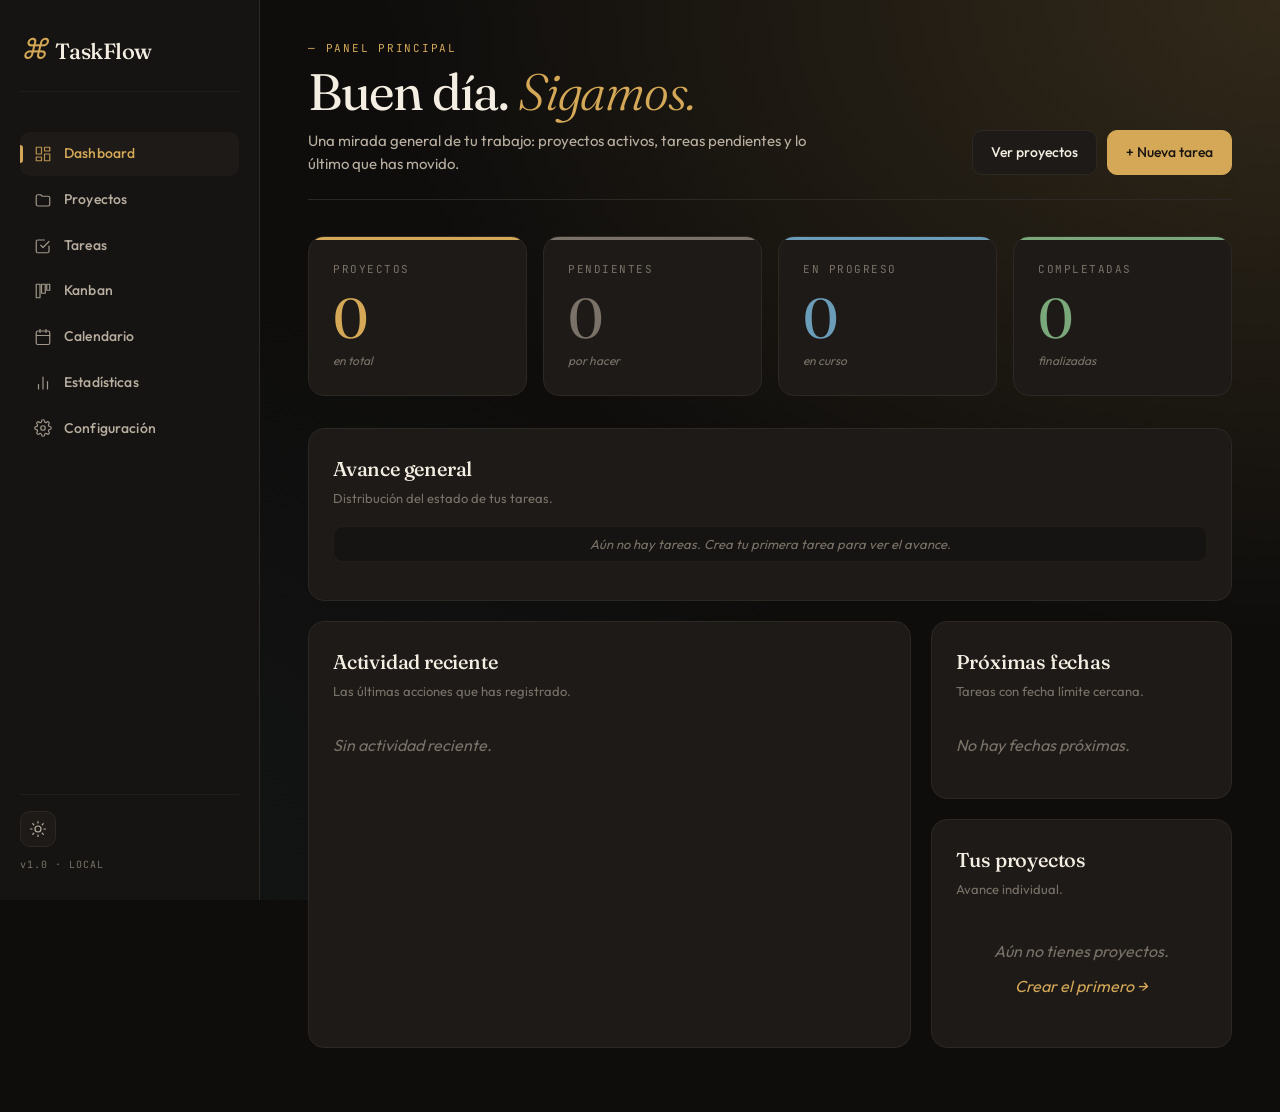
<file: index.html>
<!DOCTYPE html>
<html lang="es">
<head>
  <meta charset="UTF-8" />
  <meta name="viewport" content="width=device-width, initial-scale=1.0" />
  <script>
    // Aplica el tema guardado ANTES de pintar para evitar flash
    (function () {
      try {
        var t = localStorage.getItem('taskflow_theme') || 'dark';
        document.documentElement.setAttribute('data-theme', t);
      } catch (e) {
        document.documentElement.setAttribute('data-theme', 'dark');
      }
    })();
  </script>
  <title>Dashboard · TaskFlow</title>
  <link rel="stylesheet" href="css/styles.css" />
  <link rel="stylesheet" href="css/dashboard.css" />
</head>
<body>
  <div class="app">
    <aside class="sidebar" id="sidebar-slot"></aside>

    <main class="main">
      <div class="page-header">
        <div class="page-title-block">
          <div class="eyebrow">— Panel principal</div>
          <h1 class="page-title">Buen día. <em>Sigamos.</em></h1>
          <p class="page-subtitle">Una mirada general de tu trabajo: proyectos activos, tareas pendientes y lo último que has movido.</p>
        </div>
        <div class="header-actions">
          <a href="projects.html" class="btn">Ver proyectos</a>
          <a href="tasks.html" class="btn btn-primary">+ Nueva tarea</a>
        </div>
      </div>

      <!-- KPIs -->
      <section class="kpi-grid">
        <article class="kpi-card">
          <div class="kpi-label">Proyectos</div>
          <div class="kpi-value" id="kpi-projects">0</div>
          <div class="kpi-foot">en total</div>
        </article>
        <article class="kpi-card kpi-pending">
          <div class="kpi-label">Pendientes</div>
          <div class="kpi-value" id="kpi-pending">0</div>
          <div class="kpi-foot">por hacer</div>
        </article>
        <article class="kpi-card kpi-progress">
          <div class="kpi-label">En progreso</div>
          <div class="kpi-value" id="kpi-progress">0</div>
          <div class="kpi-foot">en curso</div>
        </article>
        <article class="kpi-card kpi-done">
          <div class="kpi-label">Completadas</div>
          <div class="kpi-value" id="kpi-done">0</div>
          <div class="kpi-foot">finalizadas</div>
        </article>
      </section>

      <div class="dash-grid">
        <!-- Resumen visual -->
        <section class="card dash-overview">
          <h2 class="card-title">Avance general</h2>
          <p class="card-subtitle">Distribución del estado de tus tareas.</p>
          <div class="overview-bar" id="overview-bar">
            <div class="empty-bar">Sin tareas registradas</div>
          </div>
          <div class="overview-legend" id="overview-legend"></div>
        </section>

        <!-- Actividad reciente -->
        <section class="card dash-activity">
          <h2 class="card-title">Actividad reciente</h2>
          <p class="card-subtitle">Las últimas acciones que has registrado.</p>
          <ul class="activity-list" id="activity-list"></ul>
        </section>

        <!-- Próximas fechas -->
        <section class="card dash-upcoming">
          <h2 class="card-title">Próximas fechas</h2>
          <p class="card-subtitle">Tareas con fecha límite cercana.</p>
          <ul class="upcoming-list" id="upcoming-list"></ul>
        </section>

        <!-- Proyectos top -->
        <section class="card dash-top-projects">
          <h2 class="card-title">Tus proyectos</h2>
          <p class="card-subtitle">Avance individual.</p>
          <div id="top-projects-list"></div>
        </section>
      </div>
    </main>
  </div>

  <script src="js/storage.js"></script>
  <script src="js/ui.js"></script>
  <script src="js/dashboard.js"></script>
</body>
</html>
</file>
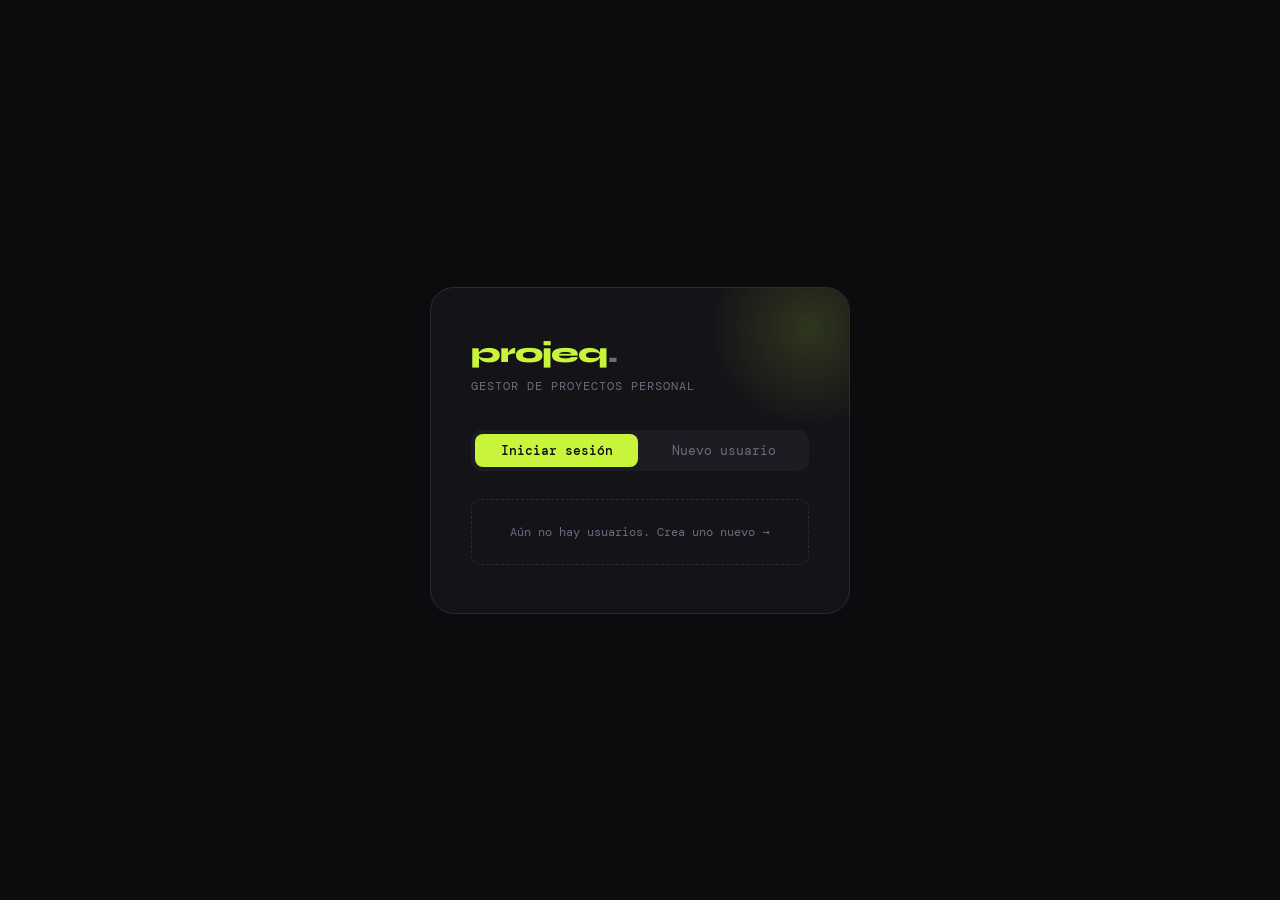
<file: projects/index.html>
<!DOCTYPE html>
<html lang="es">
<head>
<meta charset="UTF-8">
<meta name="viewport" content="width=device-width, initial-scale=1.0">
<title>Gestor de Proyectos</title>
<link href="https://fonts.googleapis.com/css2?family=Syne:wght@400;600;700;800&family=DM+Mono:wght@300;400;500&display=swap" rel="stylesheet">
<style>
  *, *::before, *::after { box-sizing: border-box; margin: 0; padding: 0; }

  :root {
    --bg: #0c0c0f;
    --surface: #141418;
    --surface2: #1c1c22;
    --border: #2a2a35;
    --accent: #c8f53c;
    --accent2: #8b5cf6;
    --text: #f0f0f5;
    --text-muted: #6b6b80;
    --danger: #ff4d6d;
    --warning: #fbbf24;
    --radius: 14px;
    --font-head: 'Syne', sans-serif;
    --font-mono: 'DM Mono', monospace;
  }

  html, body {
    height: 100%;
    background: var(--bg);
    color: var(--text);
    font-family: var(--font-mono);
    overflow-x: hidden;
  }

  /* ── NOISE TEXTURE ── */
  body::before {
    content: '';
    position: fixed; inset: 0;
    background-image: url("data:image/svg+xml,%3Csvg viewBox='0 0 256 256' xmlns='http://www.w3.org/2000/svg'%3E%3Cfilter id='noise'%3E%3CfeTurbulence type='fractalNoise' baseFrequency='0.9' numOctaves='4' stitchTiles='stitch'/%3E%3C/filter%3E%3Crect width='100%25' height='100%25' filter='url(%23noise)' opacity='0.04'/%3E%3C/svg%3E");
    pointer-events: none; z-index: 0;
  }

  /* ════════════════════════════════
     AUTH SCREEN
  ════════════════════════════════ */
  #auth-screen {
    position: fixed; inset: 0;
    display: flex; align-items: center; justify-content: center;
    z-index: 100;
    background: var(--bg);
    transition: opacity 0.4s ease;
  }
  #auth-screen.hidden { opacity: 0; pointer-events: none; }

  .auth-box {
    width: 420px;
    background: var(--surface);
    border: 1px solid var(--border);
    border-radius: 24px;
    padding: 48px 40px;
    position: relative;
    overflow: hidden;
    animation: slideUp 0.5s cubic-bezier(.16,1,.3,1);
  }
  .auth-box::before {
    content: '';
    position: absolute; top: -60px; right: -60px;
    width: 200px; height: 200px;
    border-radius: 50%;
    background: radial-gradient(circle, rgba(200,245,60,0.15) 0%, transparent 70%);
  }

  .auth-logo {
    font-family: var(--font-head);
    font-size: 28px; font-weight: 800;
    color: var(--accent);
    letter-spacing: -1px;
    margin-bottom: 8px;
  }
  .auth-logo span { color: var(--text-muted); }
  .auth-subtitle {
    font-size: 12px; color: var(--text-muted);
    margin-bottom: 36px;
    letter-spacing: 1px; text-transform: uppercase;
  }

  .tabs {
    display: flex; gap: 4px;
    background: var(--surface2);
    border-radius: 10px; padding: 4px;
    margin-bottom: 28px;
  }
  .tab-btn {
    flex: 1; padding: 8px;
    border: none; border-radius: 8px;
    background: transparent;
    color: var(--text-muted);
    font-family: var(--font-mono);
    font-size: 13px; cursor: pointer;
    transition: all 0.2s;
  }
  .tab-btn.active {
    background: var(--accent);
    color: var(--bg);
    font-weight: 500;
  }

  .auth-panel { display: none; }
  .auth-panel.active { display: block; animation: fadeIn 0.3s ease; }

  .user-list {
    display: flex; flex-direction: column; gap: 8px;
    max-height: 240px; overflow-y: auto;
    margin-bottom: 16px;
  }
  .user-item {
    display: flex; align-items: center; gap: 12px;
    padding: 12px 16px;
    background: var(--surface2);
    border: 1px solid var(--border);
    border-radius: 10px;
    cursor: pointer;
    transition: all 0.2s;
    position: relative;
  }
  .user-item:hover { border-color: var(--accent); background: rgba(200,245,60,0.05); }
  .user-avatar {
    width: 36px; height: 36px; border-radius: 50%;
    display: flex; align-items: center; justify-content: center;
    font-family: var(--font-head); font-weight: 700; font-size: 14px;
    flex-shrink: 0;
  }
  .user-name { font-size: 14px; font-weight: 500; flex: 1; }
  .user-count { font-size: 11px; color: var(--text-muted); }
  .user-delete {
    background: none; border: none; color: var(--text-muted);
    cursor: pointer; font-size: 16px; padding: 4px;
    border-radius: 6px; transition: all 0.2s; line-height: 1;
  }
  .user-delete:hover { color: var(--danger); background: rgba(255,77,109,0.1); }

  .empty-users {
    text-align: center; color: var(--text-muted);
    font-size: 12px; padding: 24px;
    border: 1px dashed var(--border);
    border-radius: 10px;
  }

  label {
    display: block; font-size: 11px; color: var(--text-muted);
    text-transform: uppercase; letter-spacing: 1px; margin-bottom: 8px;
  }

  input[type="text"], textarea, input[type="date"] {
    width: 100%;
    padding: 12px 16px;
    background: var(--surface2);
    border: 1px solid var(--border);
    border-radius: 10px;
    color: var(--text);
    font-family: var(--font-mono);
    font-size: 14px;
    outline: none;
    transition: border-color 0.2s;
  }
  input[type="text"]:focus,
  textarea:focus,
  input[type="date"]:focus { border-color: var(--accent); }
  textarea { resize: vertical; min-height: 90px; }

  .form-group { margin-bottom: 20px; }

  .btn {
    display: inline-flex; align-items: center; justify-content: center; gap: 8px;
    padding: 12px 24px;
    border: none; border-radius: 10px;
    font-family: var(--font-mono); font-size: 14px;
    cursor: pointer; transition: all 0.2s;
    font-weight: 500;
  }
  .btn-primary {
    background: var(--accent); color: var(--bg);
    width: 100%;
  }
  .btn-primary:hover { background: #d4ff4a; transform: translateY(-1px); }
  .btn-secondary {
    background: var(--surface2);
    border: 1px solid var(--border);
    color: var(--text);
  }
  .btn-secondary:hover { border-color: var(--accent); color: var(--accent); }
  .btn-danger { background: rgba(255,77,109,0.15); border: 1px solid var(--danger); color: var(--danger); }
  .btn-danger:hover { background: var(--danger); color: #fff; }
  .btn-sm { padding: 8px 14px; font-size: 12px; border-radius: 8px; }

  /* ════════════════════════════════
     MAIN APP
  ════════════════════════════════ */
  #app { display: none; min-height: 100vh; position: relative; z-index: 1; }
  #app.visible { display: flex; flex-direction: column; animation: fadeIn 0.4s ease; }

  /* TOPBAR */
  .topbar {
    display: flex; align-items: center;
    padding: 16px 40px;
    border-bottom: 1px solid var(--border);
    background: rgba(12,12,15,0.8);
    backdrop-filter: blur(12px);
    position: sticky; top: 0; z-index: 50;
    gap: 20px;
  }
  .topbar-logo {
    font-family: var(--font-head); font-weight: 800; font-size: 20px;
    color: var(--accent); letter-spacing: -0.5px;
  }
  .topbar-sep { width: 1px; height: 24px; background: var(--border); }
  .topbar-user {
    display: flex; align-items: center; gap: 10px;
    flex: 1;
  }
  .topbar-avatar {
    width: 32px; height: 32px; border-radius: 50%;
    display: flex; align-items: center; justify-content: center;
    font-family: var(--font-head); font-weight: 700; font-size: 13px;
  }
  .topbar-username { font-size: 14px; font-weight: 500; }
  .topbar-actions { display: flex; gap: 10px; margin-left: auto; }

  /* MAIN CONTENT */
  .main {
    flex: 1;
    max-width: 1100px; margin: 0 auto; width: 100%;
    padding: 48px 40px;
  }

  .page-header {
    display: flex; align-items: flex-end; justify-content: space-between;
    margin-bottom: 40px;
    gap: 20px;
  }
  .page-title {
    font-family: var(--font-head); font-size: 40px; font-weight: 800;
    letter-spacing: -2px; line-height: 1;
  }
  .page-title span { color: var(--accent); }
  .page-meta { font-size: 12px; color: var(--text-muted); margin-top: 6px; }

  /* STATS */
  .stats-row {
    display: flex; gap: 16px; margin-bottom: 40px;
    flex-wrap: wrap;
  }
  .stat-card {
    flex: 1; min-width: 140px;
    padding: 20px 24px;
    background: var(--surface);
    border: 1px solid var(--border);
    border-radius: var(--radius);
    position: relative; overflow: hidden;
  }
  .stat-card::after {
    content: '';
    position: absolute; bottom: -20px; right: -20px;
    width: 80px; height: 80px;
    border-radius: 50%;
    opacity: 0.08;
  }
  .stat-card:nth-child(1)::after { background: var(--accent); }
  .stat-card:nth-child(2)::after { background: var(--accent2); }
  .stat-card:nth-child(3)::after { background: var(--warning); }
  .stat-label { font-size: 10px; color: var(--text-muted); text-transform: uppercase; letter-spacing: 1.5px; }
  .stat-value { font-family: var(--font-head); font-size: 36px; font-weight: 800; margin-top: 4px; }

  /* SEARCH + FILTER */
  .toolbar {
    display: flex; gap: 12px; margin-bottom: 28px; align-items: center;
    flex-wrap: wrap;
  }
  .search-wrap {
    position: relative; flex: 1; min-width: 200px;
  }
  .search-wrap input {
    padding-left: 40px;
  }
  .search-icon {
    position: absolute; left: 14px; top: 50%; transform: translateY(-50%);
    color: var(--text-muted); font-size: 14px; pointer-events: none;
  }
  .filter-btn {
    padding: 10px 18px;
    background: var(--surface2);
    border: 1px solid var(--border);
    border-radius: 10px;
    color: var(--text-muted);
    font-family: var(--font-mono); font-size: 12px;
    cursor: pointer; transition: all 0.2s;
    text-transform: uppercase; letter-spacing: 1px;
  }
  .filter-btn.active { border-color: var(--accent); color: var(--accent); background: rgba(200,245,60,0.07); }

  /* PROJECT GRID */
  .projects-grid {
    display: grid;
    grid-template-columns: repeat(auto-fill, minmax(300px, 1fr));
    gap: 20px;
  }

  .project-card {
    background: var(--surface);
    border: 1px solid var(--border);
    border-radius: var(--radius);
    padding: 28px;
    position: relative; overflow: hidden;
    transition: all 0.25s cubic-bezier(.16,1,.3,1);
    animation: cardIn 0.4s cubic-bezier(.16,1,.3,1) both;
    display: flex; flex-direction: column; gap: 14px;
  }
  .project-card:hover {
    border-color: rgba(200,245,60,0.3);
    transform: translateY(-3px);
    box-shadow: 0 20px 60px rgba(0,0,0,0.4), 0 0 0 1px rgba(200,245,60,0.1);
  }
  .project-card::before {
    content: '';
    position: absolute; top: 0; left: 0; right: 0;
    height: 3px;
  }
  .project-card.color-0::before { background: var(--accent); }
  .project-card.color-1::before { background: var(--accent2); }
  .project-card.color-2::before { background: var(--warning); }
  .project-card.color-3::before { background: #06b6d4; }
  .project-card.color-4::before { background: #f43f5e; }
  .project-card.color-5::before { background: #10b981; }

  .project-header { display: flex; align-items: flex-start; justify-content: space-between; gap: 12px; }
  .project-title {
    font-family: var(--font-head); font-size: 18px; font-weight: 700;
    letter-spacing: -0.5px; line-height: 1.2; flex: 1;
  }
  .project-actions { display: flex; gap: 6px; flex-shrink: 0; }
  .icon-btn {
    width: 32px; height: 32px; border-radius: 8px;
    border: 1px solid var(--border);
    background: var(--surface2);
    color: var(--text-muted);
    cursor: pointer; display: flex; align-items: center; justify-content: center;
    font-size: 13px; transition: all 0.2s;
  }
  .icon-btn:hover.edit { border-color: var(--accent); color: var(--accent); background: rgba(200,245,60,0.1); }
  .icon-btn:hover.del { border-color: var(--danger); color: var(--danger); background: rgba(255,77,109,0.1); }

  .project-desc {
    font-size: 13px; color: var(--text-muted); line-height: 1.6;
    flex: 1;
    display: -webkit-box; -webkit-line-clamp: 3; -webkit-box-orient: vertical;
    overflow: hidden;
  }

  .project-footer {
    display: flex; align-items: center; justify-content: space-between;
    padding-top: 14px;
    border-top: 1px solid var(--border);
  }
  .project-date {
    font-size: 11px; color: var(--text-muted);
    display: flex; align-items: center; gap: 6px;
  }
  .project-date-dot {
    width: 6px; height: 6px; border-radius: 50%;
  }
  .date-past .project-date-dot { background: var(--danger); }
  .date-soon .project-date-dot { background: var(--warning); }
  .date-ok .project-date-dot { background: var(--accent); }

  .project-id {
    font-size: 10px; color: var(--text-muted);
    background: var(--surface2); padding: 3px 8px; border-radius: 6px;
    font-family: var(--font-mono);
  }

  /* EMPTY STATE */
  .empty-state {
    text-align: center;
    padding: 80px 40px;
    border: 1px dashed var(--border);
    border-radius: var(--radius);
    grid-column: 1 / -1;
  }
  .empty-state-icon { font-size: 48px; margin-bottom: 16px; opacity: 0.5; }
  .empty-state-title {
    font-family: var(--font-head); font-size: 22px; font-weight: 700;
    margin-bottom: 8px;
  }
  .empty-state-text { font-size: 13px; color: var(--text-muted); }

  /* ════════════════════════════════
     MODAL
  ════════════════════════════════ */
  .modal-backdrop {
    position: fixed; inset: 0;
    background: rgba(0,0,0,0.7);
    backdrop-filter: blur(8px);
    z-index: 200;
    display: flex; align-items: center; justify-content: center;
    padding: 24px;
    opacity: 0; pointer-events: none; transition: opacity 0.25s;
  }
  .modal-backdrop.open { opacity: 1; pointer-events: all; }
  .modal {
    background: var(--surface);
    border: 1px solid var(--border);
    border-radius: 20px;
    width: 100%; max-width: 520px;
    padding: 36px;
    transform: scale(0.95) translateY(20px);
    transition: transform 0.3s cubic-bezier(.16,1,.3,1);
    position: relative;
    max-height: 90vh; overflow-y: auto;
  }
  .modal-backdrop.open .modal { transform: scale(1) translateY(0); }
  .modal-title {
    font-family: var(--font-head); font-size: 22px; font-weight: 800;
    margin-bottom: 28px; letter-spacing: -0.5px;
  }
  .modal-title span { color: var(--accent); }
  .modal-actions { display: flex; gap: 10px; margin-top: 24px; }
  .modal-close {
    position: absolute; top: 20px; right: 20px;
    background: var(--surface2); border: 1px solid var(--border);
    color: var(--text-muted); width: 32px; height: 32px;
    border-radius: 8px; cursor: pointer; font-size: 16px;
    display: flex; align-items: center; justify-content: center;
    transition: all 0.2s; line-height: 1;
  }
  .modal-close:hover { color: var(--text); border-color: var(--text-muted); }

  /* CONFIRM MODAL */
  .confirm-icon { font-size: 40px; margin-bottom: 12px; }
  .confirm-msg { color: var(--text-muted); font-size: 13px; line-height: 1.6; margin-bottom: 8px; }

  /* TOAST */
  #toast-container {
    position: fixed; bottom: 32px; right: 32px;
    z-index: 999; display: flex; flex-direction: column; gap: 10px;
  }
  .toast {
    padding: 14px 20px;
    background: var(--surface);
    border: 1px solid var(--border);
    border-radius: 12px;
    font-size: 13px;
    display: flex; align-items: center; gap: 10px;
    animation: toastIn 0.3s cubic-bezier(.16,1,.3,1);
    box-shadow: 0 10px 40px rgba(0,0,0,0.4);
    min-width: 240px;
  }
  .toast.success { border-color: var(--accent); }
  .toast.error { border-color: var(--danger); }
  .toast-dot { width: 8px; height: 8px; border-radius: 50%; flex-shrink: 0; }
  .toast.success .toast-dot { background: var(--accent); }
  .toast.error .toast-dot { background: var(--danger); }

  /* SCROLLBAR */
  ::-webkit-scrollbar { width: 6px; }
  ::-webkit-scrollbar-track { background: transparent; }
  ::-webkit-scrollbar-thumb { background: var(--border); border-radius: 3px; }

  /* ANIMATIONS */
  @keyframes slideUp {
    from { opacity: 0; transform: translateY(30px); }
    to   { opacity: 1; transform: translateY(0); }
  }
  @keyframes fadeIn {
    from { opacity: 0; } to { opacity: 1; }
  }
  @keyframes cardIn {
    from { opacity: 0; transform: translateY(16px); }
    to   { opacity: 1; transform: translateY(0); }
  }
  @keyframes toastIn {
    from { opacity: 0; transform: translateX(30px); }
    to   { opacity: 1; transform: translateX(0); }
  }
  @keyframes toastOut {
    from { opacity: 1; transform: translateX(0); }
    to   { opacity: 0; transform: translateX(30px); }
  }

  /* RESPONSIVE */
  @media (max-width: 640px) {
    .topbar { padding: 12px 20px; }
    .main { padding: 32px 20px; }
    .page-title { font-size: 28px; }
    .page-header { flex-direction: column; align-items: flex-start; }
    .auth-box { width: 100%; padding: 36px 28px; }
    #toast-container { left: 20px; right: 20px; bottom: 20px; }
  }
</style>
</head>
<body>

<!-- ══ AUTH SCREEN ══ -->
<div id="auth-screen">
  <div class="auth-box">
    <div class="auth-logo">projeq<span>.</span></div>
    <div class="auth-subtitle">Gestor de proyectos personal</div>

    <div class="tabs">
      <button class="tab-btn active" onclick="switchTab('login')">Iniciar sesión</button>
      <button class="tab-btn" onclick="switchTab('register')">Nuevo usuario</button>
    </div>

    <!-- LOGIN -->
    <div class="auth-panel active" id="panel-login">
      <div id="users-list-wrap"></div>
      <div id="no-users" style="display:none">
        <div class="empty-users">Aún no hay usuarios. Crea uno nuevo →</div>
      </div>
    </div>

    <!-- REGISTER -->
    <div class="auth-panel" id="panel-register">
      <div class="form-group">
        <label>Nombre de usuario</label>
        <input type="text" id="reg-name" placeholder="Ej: María García" maxlength="30">
      </div>
      <button class="btn btn-primary" onclick="createUser()">✦ Crear cuenta</button>
    </div>
  </div>
</div>

<!-- ══ MAIN APP ══ -->
<div id="app">
  <!-- TOPBAR -->
  <nav class="topbar">
    <div class="topbar-logo">projeq.</div>
    <div class="topbar-sep"></div>
    <div class="topbar-user">
      <div class="topbar-avatar" id="topbar-avatar"></div>
      <span class="topbar-username" id="topbar-username"></span>
    </div>
    <div class="topbar-actions">
      <button class="btn btn-secondary btn-sm" onclick="logout()">↩ Salir</button>
    </div>
  </nav>

  <!-- MAIN -->
  <main class="main">
    <div class="page-header">
      <div>
        <div class="page-title">Mis <span>proyectos</span></div>
        <div class="page-meta" id="page-meta"></div>
      </div>
      <button class="btn btn-primary" onclick="openModal()">
        ＋ Nuevo proyecto
      </button>
    </div>

    <!-- STATS -->
    <div class="stats-row">
      <div class="stat-card">
        <div class="stat-label">Total</div>
        <div class="stat-value" id="stat-total">0</div>
      </div>
      <div class="stat-card">
        <div class="stat-label">Próximos</div>
        <div class="stat-value" id="stat-upcoming" style="color:var(--accent)">0</div>
      </div>
      <div class="stat-card">
        <div class="stat-label">Vencidos</div>
        <div class="stat-value" id="stat-overdue" style="color:var(--danger)">0</div>
      </div>
    </div>

    <!-- TOOLBAR -->
    <div class="toolbar">
      <div class="search-wrap">
        <span class="search-icon">⌕</span>
        <input type="text" id="search-input" placeholder="Buscar proyectos..." oninput="renderProjects()">
      </div>
      <button class="filter-btn active" data-filter="all" onclick="setFilter('all', this)">Todos</button>
      <button class="filter-btn" data-filter="upcoming" onclick="setFilter('upcoming', this)">Próximos</button>
      <button class="filter-btn" data-filter="overdue" onclick="setFilter('overdue', this)">Vencidos</button>
    </div>

    <!-- GRID -->
    <div class="projects-grid" id="projects-grid"></div>
  </main>
</div>

<!-- ══ MODAL: CREAR/EDITAR ══ -->
<div class="modal-backdrop" id="modal-project" onclick="closeOnBackdrop(event)">
  <div class="modal">
    <button class="modal-close" onclick="closeModal()">✕</button>
    <div class="modal-title" id="modal-title">Nuevo <span>proyecto</span></div>
    <div class="form-group">
      <label>Título *</label>
      <input type="text" id="proj-title" placeholder="Nombre del proyecto" maxlength="60">
    </div>
    <div class="form-group">
      <label>Descripción</label>
      <textarea id="proj-desc" placeholder="¿De qué trata este proyecto?"></textarea>
    </div>
    <div class="form-group">
      <label>Fecha límite *</label>
      <input type="date" id="proj-date">
    </div>
    <div class="modal-actions">
      <button class="btn btn-secondary" onclick="closeModal()" style="flex:1">Cancelar</button>
      <button class="btn btn-primary" onclick="saveProject()" style="flex:2" id="save-btn">Guardar proyecto</button>
    </div>
  </div>
</div>

<!-- ══ MODAL: CONFIRMAR ELIMINAR ══ -->
<div class="modal-backdrop" id="modal-confirm" onclick="closeConfirmOnBackdrop(event)">
  <div class="modal" style="max-width:400px; text-align:center">
    <div class="confirm-icon">🗑️</div>
    <div class="modal-title" style="font-size:18px">Eliminar proyecto</div>
    <div class="confirm-msg" id="confirm-msg"></div>
    <div class="modal-actions">
      <button class="btn btn-secondary" onclick="closeConfirm()" style="flex:1">Cancelar</button>
      <button class="btn btn-danger" onclick="confirmDelete()" style="flex:1">Eliminar</button>
    </div>
  </div>
</div>

<!-- ══ TOAST ══ -->
<div id="toast-container"></div>

<script>
/* ══════════════════════════════════════
   STATE
══════════════════════════════════════ */
let currentUser = null;
let editingId   = null;
let deletingId  = null;
let activeFilter = 'all';

const COLORS = ['#c8f53c','#8b5cf6','#fbbf24','#06b6d4','#f43f5e','#10b981'];

/* ══════════════════════════════════════
   STORAGE HELPERS
══════════════════════════════════════ */
function getUsers()         { return JSON.parse(localStorage.getItem('pq_users')  || '[]'); }
function saveUsers(u)       { localStorage.setItem('pq_users', JSON.stringify(u)); }
function getProjects(uid)   { return JSON.parse(localStorage.getItem(`pq_proj_${uid}`) || '[]'); }
function saveProjects(uid, p){ localStorage.setItem(`pq_proj_${uid}`, JSON.stringify(p)); }

function uid() {
  return Date.now().toString(36) + Math.random().toString(36).slice(2,6);
}

/* ══════════════════════════════════════
   AUTH
══════════════════════════════════════ */
function switchTab(tab) {
  document.querySelectorAll('.tab-btn').forEach((b,i) => b.classList.toggle('active', (i===0&&tab==='login')||(i===1&&tab==='register')));
  document.querySelectorAll('.auth-panel').forEach(p => p.classList.remove('active'));
  document.getElementById(`panel-${tab}`).classList.add('active');
  if (tab === 'login') renderUserList();
}

function renderUserList() {
  const users = getUsers();
  const wrap  = document.getElementById('users-list-wrap');
  const noU   = document.getElementById('no-users');
  if (!users.length) {
    wrap.innerHTML = '';
    noU.style.display = 'block';
    return;
  }
  noU.style.display = 'none';
  wrap.innerHTML = `
    <label style="margin-bottom:12px">Selecciona tu usuario</label>
    <div class="user-list">
      ${users.map(u => `
        <div class="user-item" onclick="loginAs('${u.id}')">
          <div class="user-avatar" style="background:${u.color}20;color:${u.color}">${u.name[0].toUpperCase()}</div>
          <span class="user-name">${escHtml(u.name)}</span>
          <span class="user-count">${getProjects(u.id).length} proy.</span>
          <button class="user-delete" onclick="deleteUser(event,'${u.id}')">✕</button>
        </div>
      `).join('')}
    </div>
  `;
}

function createUser() {
  const name = document.getElementById('reg-name').value.trim();
  if (!name) return toast('Escribe un nombre de usuario', 'error');
  const users = getUsers();
  if (users.find(u => u.name.toLowerCase() === name.toLowerCase()))
    return toast('Ese nombre ya existe', 'error');
  const color = COLORS[users.length % COLORS.length];
  const user  = { id: uid(), name, color };
  users.push(user);
  saveUsers(users);
  document.getElementById('reg-name').value = '';
  toast(`¡Bienvenido, ${name}!`, 'success');
  loginAs(user.id);
}

function deleteUser(e, id) {
  e.stopPropagation();
  const users = getUsers().filter(u => u.id !== id);
  saveUsers(users);
  localStorage.removeItem(`pq_proj_${id}`);
  renderUserList();
  toast('Usuario eliminado', 'success');
}

function loginAs(id) {
  const users = getUsers();
  currentUser = users.find(u => u.id === id);
  if (!currentUser) return;

  // Topbar
  document.getElementById('topbar-username').textContent = currentUser.name;
  const av = document.getElementById('topbar-avatar');
  av.textContent = currentUser.name[0].toUpperCase();
  av.style.background = currentUser.color + '25';
  av.style.color = currentUser.color;

  // Hide auth, show app
  document.getElementById('auth-screen').classList.add('hidden');
  const app = document.getElementById('app');
  app.style.display = 'flex';
  setTimeout(() => app.classList.add('visible'), 10);

  renderProjects();
}

function logout() {
  currentUser = null;
  document.getElementById('app').classList.remove('visible');
  document.getElementById('app').style.display = 'none';
  document.getElementById('auth-screen').classList.remove('hidden');
  activeFilter = 'all';
  document.getElementById('search-input').value = '';
  renderUserList();
  switchTab('login');
}

/* ══════════════════════════════════════
   PROJECTS
══════════════════════════════════════ */
function setFilter(f, btn) {
  activeFilter = f;
  document.querySelectorAll('.filter-btn').forEach(b => b.classList.remove('active'));
  btn.classList.add('active');
  renderProjects();
}

function getDateStatus(dateStr) {
  if (!dateStr) return 'ok';
  const today = new Date(); today.setHours(0,0,0,0);
  const d = new Date(dateStr + 'T00:00:00');
  const diff = Math.ceil((d - today) / 86400000);
  if (diff < 0)  return 'past';
  if (diff <= 7) return 'soon';
  return 'ok';
}

function formatDate(dateStr) {
  if (!dateStr) return '—';
  const d = new Date(dateStr + 'T00:00:00');
  return d.toLocaleDateString('es-MX', { day:'2-digit', month:'short', year:'numeric' });
}

function renderProjects() {
  if (!currentUser) return;
  const projects = getProjects(currentUser.id);
  const q = document.getElementById('search-input').value.toLowerCase();

  const now = new Date(); now.setHours(0,0,0,0);

  let filtered = projects.filter(p => {
    const matchQ = !q || p.title.toLowerCase().includes(q) || (p.desc||'').toLowerCase().includes(q);
    if (!matchQ) return false;
    if (activeFilter === 'all') return true;
    const status = getDateStatus(p.date);
    if (activeFilter === 'overdue')  return status === 'past';
    if (activeFilter === 'upcoming') return status === 'soon' || status === 'ok';
    return true;
  });

  // Stats
  const upcoming = projects.filter(p => { const s = getDateStatus(p.date); return s === 'soon'; }).length;
  const overdue  = projects.filter(p => getDateStatus(p.date) === 'past').length;
  document.getElementById('stat-total').textContent    = projects.length;
  document.getElementById('stat-upcoming').textContent = upcoming;
  document.getElementById('stat-overdue').textContent  = overdue;
  document.getElementById('page-meta').textContent     = `Bienvenido de nuevo, ${currentUser.name} ·  ${new Date().toLocaleDateString('es-MX',{weekday:'long',day:'numeric',month:'long'})}`;

  const grid = document.getElementById('projects-grid');
  if (!filtered.length) {
    grid.innerHTML = `
      <div class="empty-state">
        <div class="empty-state-icon">📂</div>
        <div class="empty-state-title">${q || activeFilter !== 'all' ? 'Sin resultados' : 'Sin proyectos aún'}</div>
        <div class="empty-state-text">${q || activeFilter !== 'all' ? 'Prueba con otros filtros o términos.' : 'Crea tu primer proyecto con el botón superior.'}</div>
      </div>`;
    return;
  }

  // Sort by date
  filtered = filtered.slice().sort((a,b) => {
    if (!a.date && !b.date) return 0;
    if (!a.date) return 1;
    if (!b.date) return -1;
    return new Date(a.date) - new Date(b.date);
  });

  grid.innerHTML = filtered.map((p, i) => {
    const status   = getDateStatus(p.date);
    const colorIdx = projects.indexOf(p) % 6;
    const statusClass = status === 'past' ? 'date-past' : status === 'soon' ? 'date-soon' : 'date-ok';
    const statusLabel = status === 'past' ? 'Vencido' : status === 'soon' ? 'Próximo' : 'En tiempo';
    return `
      <div class="project-card color-${colorIdx}" style="animation-delay:${i*0.05}s">
        <div class="project-header">
          <div class="project-title">${escHtml(p.title)}</div>
          <div class="project-actions">
            <button class="icon-btn edit" title="Editar" onclick="openEdit('${p.id}')">✎</button>
            <button class="icon-btn del"  title="Eliminar" onclick="openConfirm('${p.id}')">⌫</button>
          </div>
        </div>
        <div class="project-desc">${escHtml(p.desc || 'Sin descripción.')}</div>
        <div class="project-footer ${statusClass}">
          <div class="project-date">
            <div class="project-date-dot"></div>
            <span>${statusLabel} · ${formatDate(p.date)}</span>
          </div>
          <div class="project-id">#${p.id.slice(-4).toUpperCase()}</div>
        </div>
      </div>`;
  }).join('');
}

/* ══════════════════════════════════════
   MODAL: CREAR / EDITAR
══════════════════════════════════════ */
function openModal() {
  editingId = null;
  document.getElementById('modal-title').innerHTML = 'Nuevo <span>proyecto</span>';
  document.getElementById('save-btn').textContent = 'Guardar proyecto';
  document.getElementById('proj-title').value = '';
  document.getElementById('proj-desc').value  = '';
  document.getElementById('proj-date').value  = '';
  document.getElementById('modal-project').classList.add('open');
}

function openEdit(id) {
  const projects = getProjects(currentUser.id);
  const p = projects.find(x => x.id === id);
  if (!p) return;
  editingId = id;
  document.getElementById('modal-title').innerHTML = 'Editar <span>proyecto</span>';
  document.getElementById('save-btn').textContent = 'Actualizar proyecto';
  document.getElementById('proj-title').value = p.title;
  document.getElementById('proj-desc').value  = p.desc || '';
  document.getElementById('proj-date').value  = p.date || '';
  document.getElementById('modal-project').classList.add('open');
}

function closeModal() {
  document.getElementById('modal-project').classList.remove('open');
}

function closeOnBackdrop(e) {
  if (e.target === document.getElementById('modal-project')) closeModal();
}

function saveProject() {
  const title = document.getElementById('proj-title').value.trim();
  const desc  = document.getElementById('proj-desc').value.trim();
  const date  = document.getElementById('proj-date').value;

  if (!title) return toast('El título es obligatorio', 'error');
  if (!date)  return toast('La fecha es obligatoria', 'error');

  let projects = getProjects(currentUser.id);

  if (editingId) {
    const idx = projects.findIndex(p => p.id === editingId);
    if (idx !== -1) {
      projects[idx] = { ...projects[idx], title, desc, date, updatedAt: Date.now() };
      toast('Proyecto actualizado', 'success');
    }
  } else {
    projects.unshift({ id: uid(), title, desc, date, createdAt: Date.now() });
    toast('Proyecto creado', 'success');
  }

  saveProjects(currentUser.id, projects);
  closeModal();
  renderProjects();
}

/* ══════════════════════════════════════
   MODAL: CONFIRMAR ELIMINAR
══════════════════════════════════════ */
function openConfirm(id) {
  const projects = getProjects(currentUser.id);
  const p = projects.find(x => x.id === id);
  if (!p) return;
  deletingId = id;
  document.getElementById('confirm-msg').textContent = `¿Seguro que deseas eliminar "${p.title}"? Esta acción no se puede deshacer.`;
  document.getElementById('modal-confirm').classList.add('open');
}

function closeConfirm() {
  document.getElementById('modal-confirm').classList.remove('open');
  deletingId = null;
}

function closeConfirmOnBackdrop(e) {
  if (e.target === document.getElementById('modal-confirm')) closeConfirm();
}

function confirmDelete() {
  if (!deletingId) return;
  let projects = getProjects(currentUser.id).filter(p => p.id !== deletingId);
  saveProjects(currentUser.id, projects);
  toast('Proyecto eliminado', 'success');
  closeConfirm();
  renderProjects();
}

/* ══════════════════════════════════════
   TOAST
══════════════════════════════════════ */
function toast(msg, type = 'success') {
  const c = document.getElementById('toast-container');
  const t = document.createElement('div');
  t.className = `toast ${type}`;
  t.innerHTML = `<div class="toast-dot"></div><span>${msg}</span>`;
  c.appendChild(t);
  setTimeout(() => {
    t.style.animation = 'toastOut 0.3s ease forwards';
    setTimeout(() => t.remove(), 300);
  }, 2800);
}

/* ══════════════════════════════════════
   UTILS
══════════════════════════════════════ */
function escHtml(s) {
  return String(s).replace(/&/g,'&amp;').replace(/</g,'&lt;').replace(/>/g,'&gt;').replace(/"/g,'&quot;');
}

// Keyboard shortcuts
document.addEventListener('keydown', e => {
  if (e.key === 'Escape') { closeModal(); closeConfirm(); }
});

// Init
renderUserList();
</script>
</body>
</html>
</file>
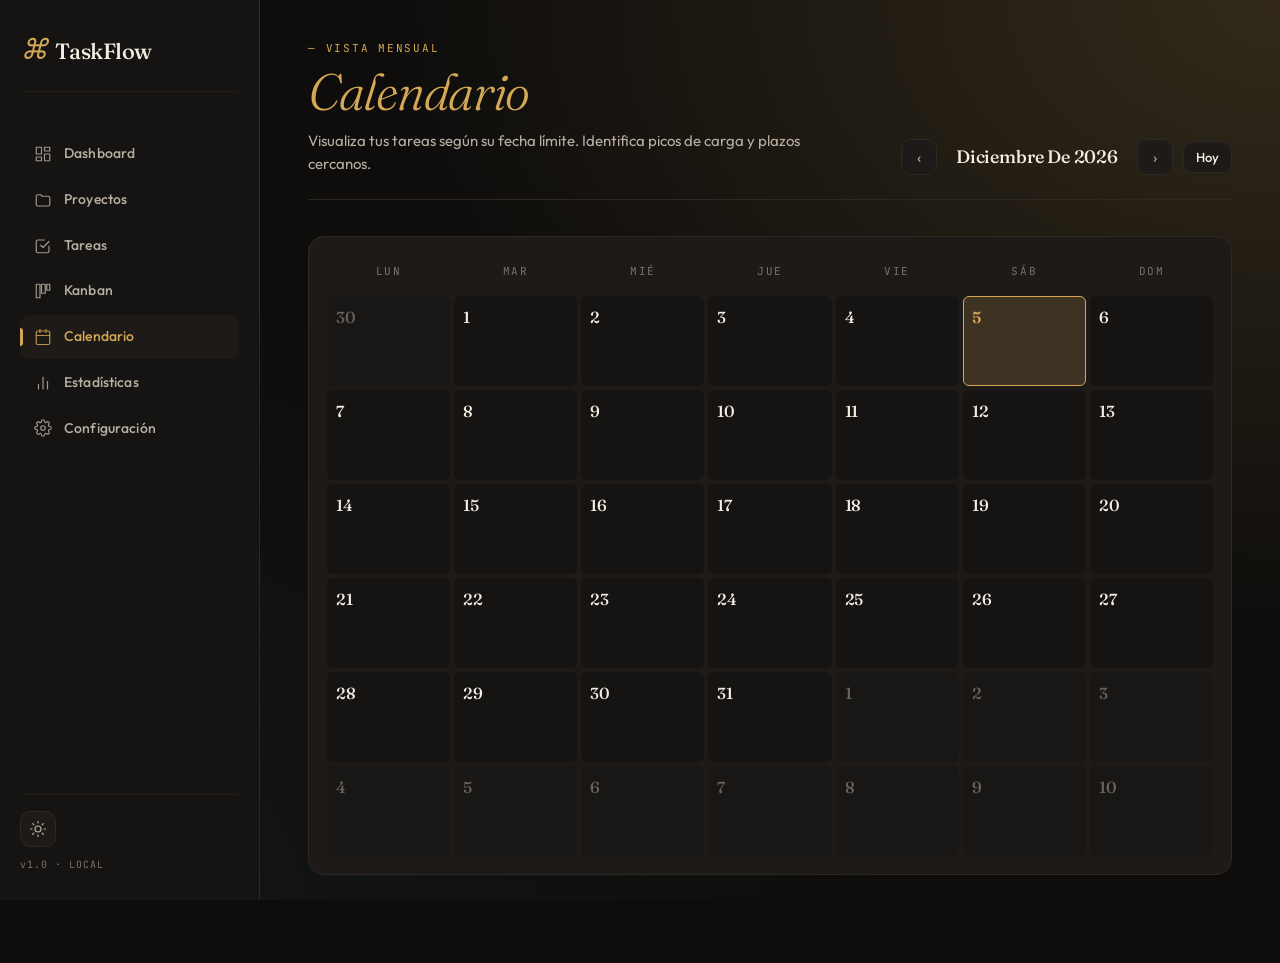
<file: calendar.html>
<!DOCTYPE html>
<html lang="es">
<head>
  <meta charset="UTF-8" />
  <meta name="viewport" content="width=device-width, initial-scale=1.0" />
  <script>
    // Aplica el tema guardado ANTES de pintar para evitar flash
    (function () {
      try {
        var t = localStorage.getItem('taskflow_theme') || 'dark';
        document.documentElement.setAttribute('data-theme', t);
      } catch (e) {
        document.documentElement.setAttribute('data-theme', 'dark');
      }
    })();
  </script>
  <title>Calendario · TaskFlow</title>
  <link rel="stylesheet" href="css/styles.css" />
  <link rel="stylesheet" href="css/calendar.css" />
</head>
<body>
  <div class="app">
    <aside class="sidebar" id="sidebar-slot"></aside>

    <main class="main">
      <div class="page-header">
        <div class="page-title-block">
          <div class="eyebrow">— Vista mensual</div>
          <h1 class="page-title"><em>Calendario</em></h1>
          <p class="page-subtitle">Visualiza tus tareas según su fecha límite. Identifica picos de carga y plazos cercanos.</p>
        </div>
        <div class="cal-controls">
          <button class="icon-btn" id="cal-prev" title="Mes anterior">‹</button>
          <span class="cal-current" id="cal-current"></span>
          <button class="icon-btn" id="cal-next" title="Mes siguiente">›</button>
          <button class="btn btn-sm" id="cal-today">Hoy</button>
        </div>
      </div>

      <div class="cal-wrapper">
        <div class="cal-weekdays">
          <div>Lun</div><div>Mar</div><div>Mié</div><div>Jue</div><div>Vie</div><div>Sáb</div><div>Dom</div>
        </div>
        <div class="cal-grid" id="cal-grid"></div>
      </div>

      <!-- Detalles del día -->
      <section class="card cal-day-details" id="cal-day-details" style="display:none;">
        <h2 class="card-title" id="cal-day-title">Detalles</h2>
        <div id="cal-day-tasks"></div>
      </section>
    </main>
  </div>

  <script src="js/storage.js"></script>
  <script src="js/ui.js"></script>
  <script src="js/calendar.js"></script>
</body>
</html>
</file>
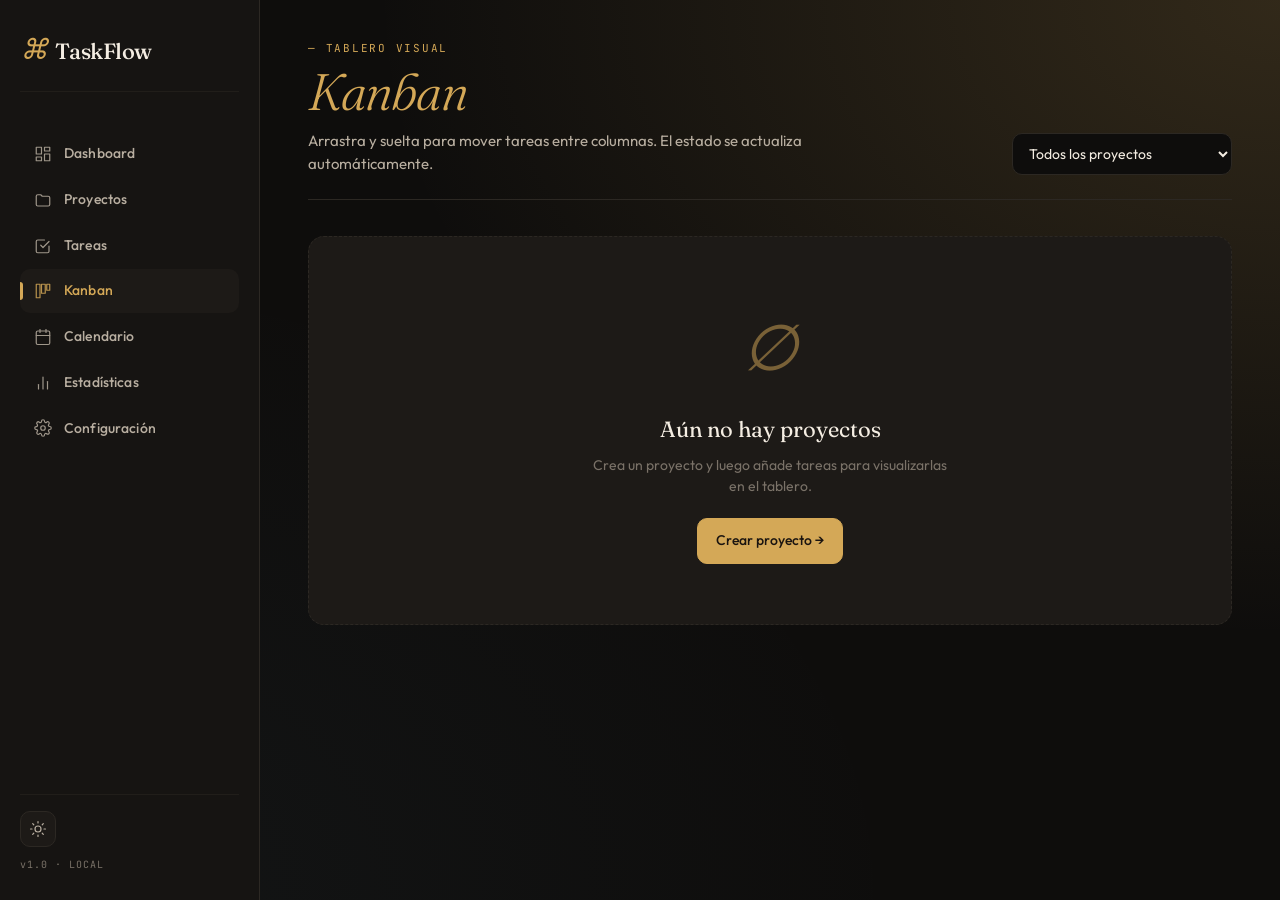
<file: kanban.html>
<!DOCTYPE html>
<html lang="es">
<head>
  <meta charset="UTF-8" />
  <meta name="viewport" content="width=device-width, initial-scale=1.0" />
  <script>
    // Aplica el tema guardado ANTES de pintar para evitar flash
    (function () {
      try {
        var t = localStorage.getItem('taskflow_theme') || 'dark';
        document.documentElement.setAttribute('data-theme', t);
      } catch (e) {
        document.documentElement.setAttribute('data-theme', 'dark');
      }
    })();
  </script>
  <title>Kanban · TaskFlow</title>
  <link rel="stylesheet" href="css/styles.css" />
  <link rel="stylesheet" href="css/kanban.css" />
</head>
<body>
  <div class="app">
    <aside class="sidebar" id="sidebar-slot"></aside>

    <main class="main">
      <div class="page-header">
        <div class="page-title-block">
          <div class="eyebrow">— Tablero visual</div>
          <h1 class="page-title"><em>Kanban</em></h1>
          <p class="page-subtitle">Arrastra y suelta para mover tareas entre columnas. El estado se actualiza automáticamente.</p>
        </div>
        <div class="kanban-controls">
          <select class="select" id="kanban-project-filter">
            <option value="">Todos los proyectos</option>
          </select>
        </div>
      </div>

      <div class="kanban-board" id="kanban-board"></div>
    </main>
  </div>

  <script src="js/storage.js"></script>
  <script src="js/ui.js"></script>
  <script src="js/kanban.js"></script>
</body>
</html>
</file>
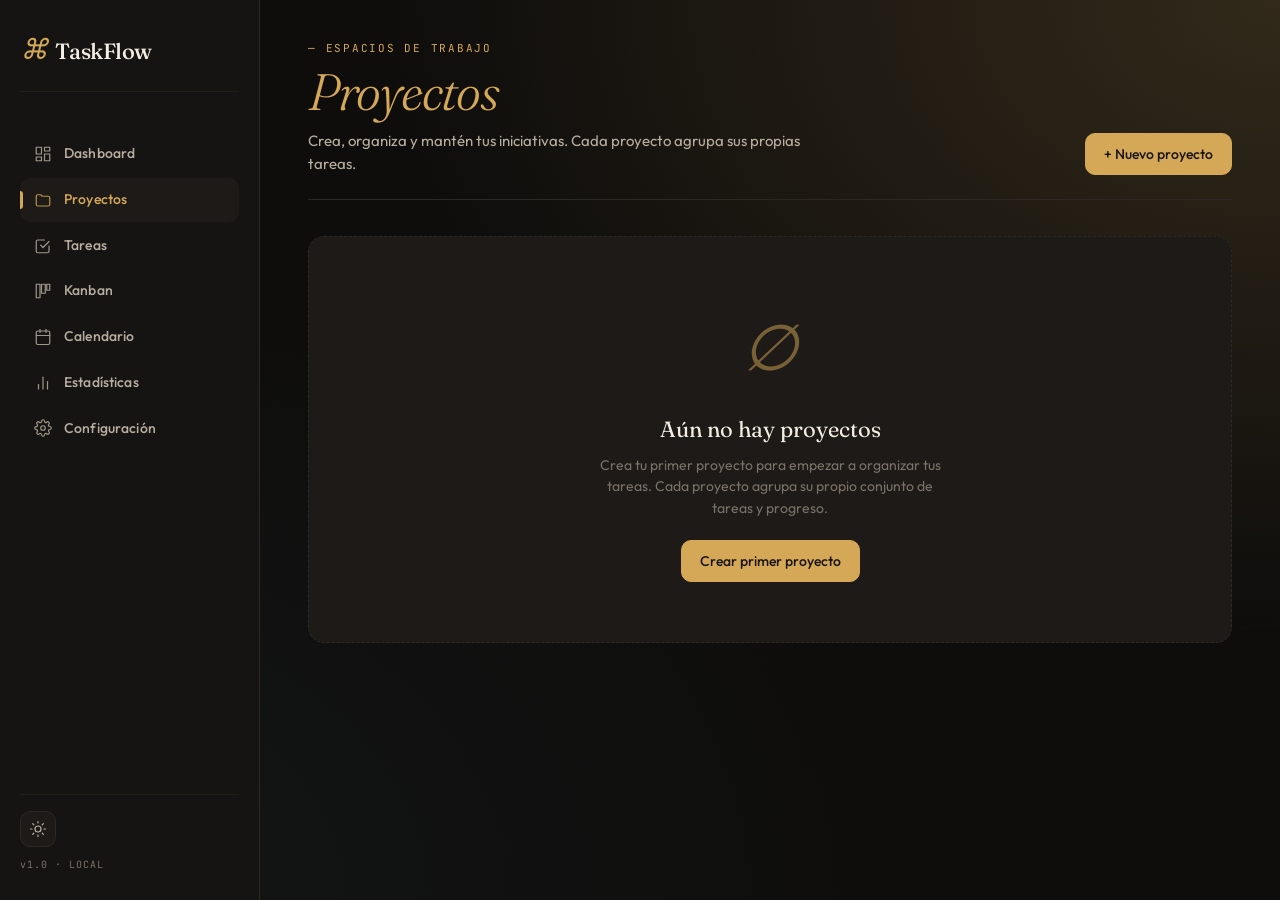
<file: projects.html>
<!DOCTYPE html>
<html lang="es">
<head>
  <meta charset="UTF-8" />
  <meta name="viewport" content="width=device-width, initial-scale=1.0" />
  <script>
    // Aplica el tema guardado ANTES de pintar para evitar flash
    (function () {
      try {
        var t = localStorage.getItem('taskflow_theme') || 'dark';
        document.documentElement.setAttribute('data-theme', t);
      } catch (e) {
        document.documentElement.setAttribute('data-theme', 'dark');
      }
    })();
  </script>
  <title>Proyectos · TaskFlow</title>
  <link rel="stylesheet" href="css/styles.css" />
  <link rel="stylesheet" href="css/projects.css" />
</head>
<body>
  <div class="app">
    <aside class="sidebar" id="sidebar-slot"></aside>

    <main class="main">
      <div class="page-header">
        <div class="page-title-block">
          <div class="eyebrow">— Espacios de trabajo</div>
          <h1 class="page-title"><em>Proyectos</em></h1>
          <p class="page-subtitle">Crea, organiza y mantén tus iniciativas. Cada proyecto agrupa sus propias tareas.</p>
        </div>
        <button class="btn btn-primary" id="btn-new-project">+ Nuevo proyecto</button>
      </div>

      <div id="projects-grid" class="projects-grid"></div>
    </main>
  </div>

  <!-- Modal: Crear/Editar proyecto -->
  <div class="modal-backdrop" id="project-modal">
    <div class="modal" role="dialog">
      <div class="modal-header">
        <h2 class="modal-title" id="project-modal-title">Nuevo proyecto</h2>
      </div>
      <form id="project-form">
        <input type="hidden" id="project-id" />
        <div class="field">
          <label for="project-name">Nombre</label>
          <input type="text" id="project-name" class="input" placeholder="ej. Rediseño del portafolio" required />
        </div>
        <div class="field">
          <label for="project-description">Descripción</label>
          <textarea id="project-description" class="textarea" placeholder="¿De qué trata este proyecto?"></textarea>
        </div>
        <div class="field">
          <label>Color</label>
          <div class="color-picker" id="color-picker"></div>
        </div>
        <div class="modal-actions">
          <button type="button" class="btn" data-close="project-modal">Cancelar</button>
          <button type="submit" class="btn btn-primary" id="project-submit">Guardar</button>
        </div>
      </form>
    </div>
  </div>

  <script src="js/storage.js"></script>
  <script src="js/ui.js"></script>
  <script src="js/projects.js"></script>
</body>
</html>
</file>
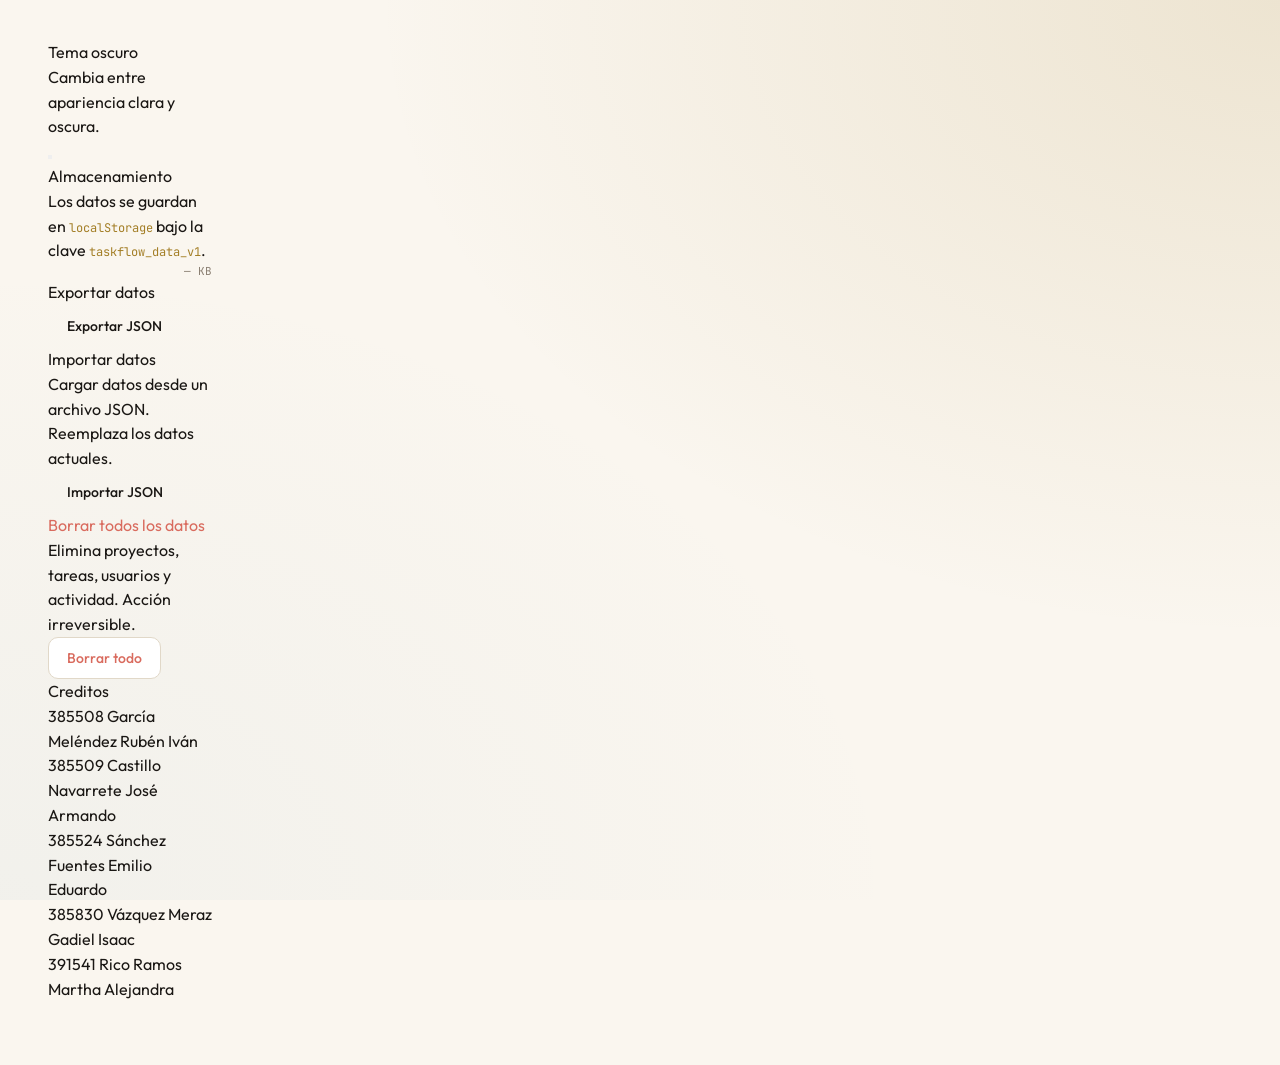
<file: settings.html>
<!DOCTYPE html>
<html lang="es" data-theme="light" data-page="settings">
<head>
<meta charset="UTF-8">
<meta name="viewport" content="width=device-width, initial-scale=1.0">
<title>Configuración — TaskFlow</title>
<link rel="preconnect" href="https://fonts.googleapis.com">
<link rel="preconnect" href="https://fonts.gstatic.com" crossorigin>
<link href="https://fonts.googleapis.com/css2?family=Fraunces:ital,opsz,wght@0,9..144,300..900;1,9..144,300..900&family=DM+Sans:opsz,wght@9..40,300..700&family=JetBrains+Mono:wght@400;500&display=swap" rel="stylesheet">
<link rel="stylesheet" href="css/styles.css">
</head>
<body>

<div class="app" id="app">
  <main class="main">
    <div id="topbar-mount"></div>
    <div class="content">
      <div class="settings-list">
        <div class="setting-row">
          <div class="setting-info">
            <div class="setting-title">Tema oscuro</div>
            <div class="setting-desc">Cambia entre apariencia clara y oscura.</div>
          </div>
          <button class="theme-toggle" id="theme-toggle-2" aria-label="Tema"></button>
        </div>

        <div class="setting-row">
          <div class="setting-info">
            <div class="setting-title">Almacenamiento</div>
            <div class="setting-desc">
              Los datos se guardan en <code style="font-family:var(--font-mono); font-size:12px; color:var(--accent);">localStorage</code> bajo la clave
              <code style="font-family:var(--font-mono); font-size:12px; color:var(--accent);">taskflow_data_v1</code>.
            </div>
          </div>
          <div style="text-align:right; font-family:var(--font-mono); font-size:11px; color:var(--text-muted);">
            <div id="storage-size">— KB</div>
          </div>
        </div>

        <div class="setting-row">
          <div class="setting-info">
            <div class="setting-title">Exportar datos</div>
            <div class="setting-desc"></div>
          </div>
          <button class="btn btn-ghost" id="settings-export">Exportar JSON</button>
        </div>

        <div class="setting-row">
          <div class="setting-info">
            <div class="setting-title">Importar datos</div>
            <div class="setting-desc">Cargar datos desde un archivo JSON. Reemplaza los datos actuales.</div>
          </div>
          <button class="btn btn-ghost" id="settings-import">Importar JSON</button>
          <input type="file" id="import-file" accept="application/json,.json" style="display:none;">
        </div>

        <div class="setting-row" style="border-color: var(--danger-soft);">
          <div class="setting-info">
            <div class="setting-title" style="color: var(--danger);">Borrar todos los datos</div>
            <div class="setting-desc">Elimina proyectos, tareas, usuarios y actividad. Acción irreversible.</div>
          </div>
          <button class="btn btn-danger" id="settings-reset">Borrar todo</button>
        </div>

        <div class="setting-row">
          <div class="setting-info">
            <div class="setting-title">Creditos</div>
            <div class="setting-desc">385508	García Meléndez Rubén Iván</div>
            <div class="setting-desc">385509  Castillo Navarrete José Armando</div>
            <div class="setting-desc">385524  Sánchez Fuentes Emilio Eduardo</div>
            <div class="setting-desc">385830  Vázquez Meraz Gadiel Isaac</div>
            <div class="setting-desc">391541  Rico Ramos Martha Alejandra</div>
          </div>
        </div>
      </div>
    </div>
  </main>
</div>

<script src="js/store.js"></script>
<script src="js/ui.js"></script>
<script src="js/settings.js"></script>
</body>
</html>
</file>
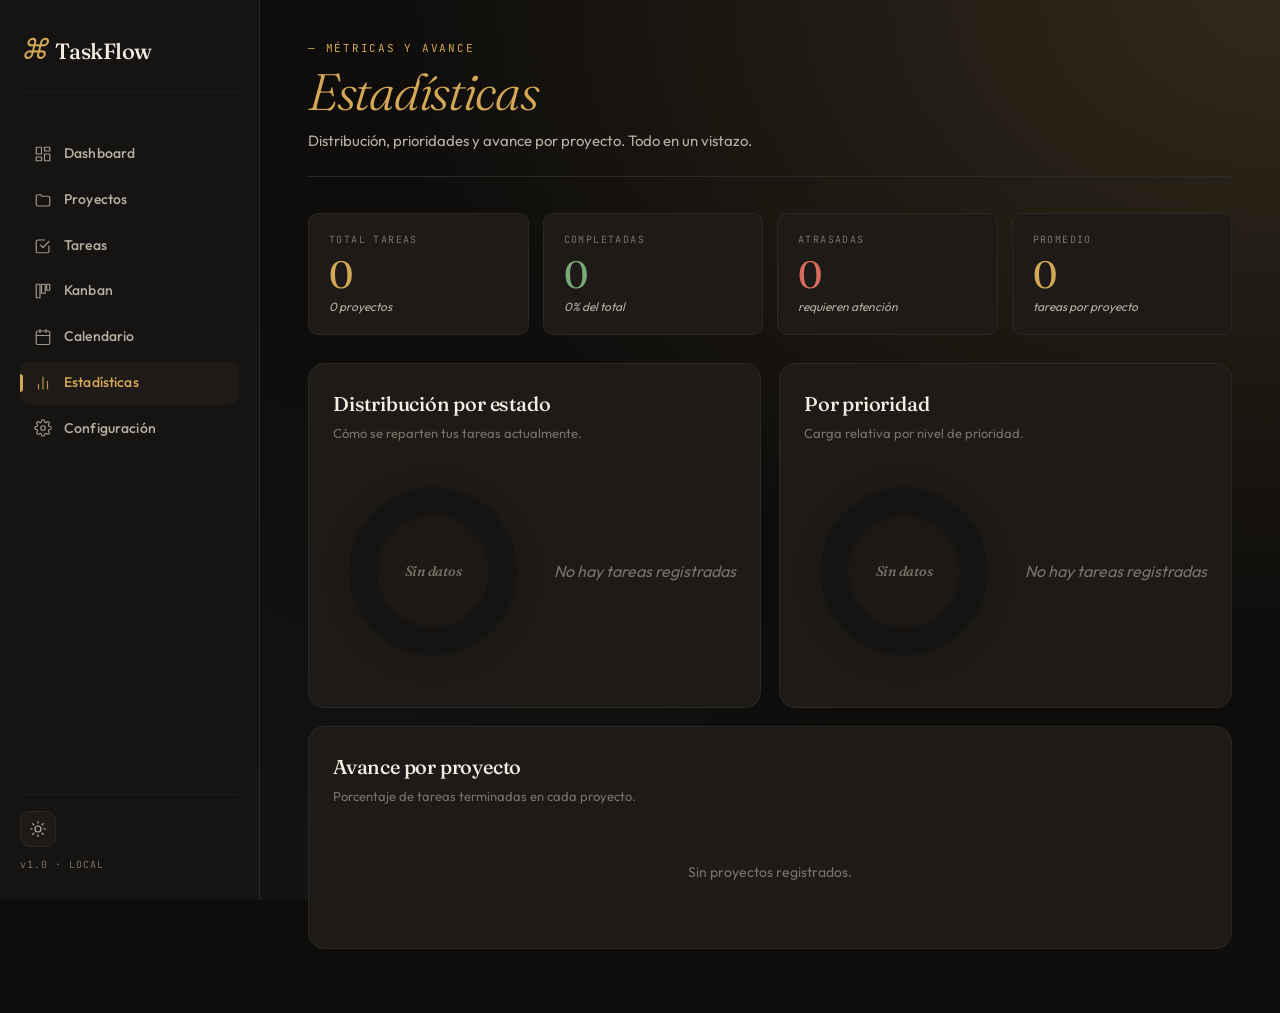
<file: stats.html>
<!DOCTYPE html>
<html lang="es">
<head>
  <meta charset="UTF-8" />
  <meta name="viewport" content="width=device-width, initial-scale=1.0" />
  <script>
    // Aplica el tema guardado ANTES de pintar para evitar flash
    (function () {
      try {
        var t = localStorage.getItem('taskflow_theme') || 'dark';
        document.documentElement.setAttribute('data-theme', t);
      } catch (e) {
        document.documentElement.setAttribute('data-theme', 'dark');
      }
    })();
  </script>
  <title>Estadísticas · TaskFlow</title>
  <link rel="stylesheet" href="css/styles.css" />
  <link rel="stylesheet" href="css/stats.css" />
</head>
<body>
  <div class="app">
    <aside class="sidebar" id="sidebar-slot"></aside>

    <main class="main">
      <div class="page-header">
        <div class="page-title-block">
          <div class="eyebrow">— Métricas y avance</div>
          <h1 class="page-title"><em>Estadísticas</em></h1>
          <p class="page-subtitle">Distribución, prioridades y avance por proyecto. Todo en un vistazo.</p>
        </div>
      </div>

      <!-- Resumen numérico -->
      <section class="stats-summary" id="stats-summary"></section>

      <!-- Gráficos -->
      <div class="charts-grid">
        <section class="card">
          <h2 class="card-title">Distribución por estado</h2>
          <p class="card-subtitle">Cómo se reparten tus tareas actualmente.</p>
          <div class="donut-container">
            <svg id="donut-status" viewBox="0 0 200 200" width="200" height="200"></svg>
            <div class="donut-legend" id="donut-status-legend"></div>
          </div>
        </section>

        <section class="card">
          <h2 class="card-title">Por prioridad</h2>
          <p class="card-subtitle">Carga relativa por nivel de prioridad.</p>
          <div class="donut-container">
            <svg id="donut-priority" viewBox="0 0 200 200" width="200" height="200"></svg>
            <div class="donut-legend" id="donut-priority-legend"></div>
          </div>
        </section>

        <section class="card chart-wide">
          <h2 class="card-title">Avance por proyecto</h2>
          <p class="card-subtitle">Porcentaje de tareas terminadas en cada proyecto.</p>
          <div id="project-progress-chart"></div>
        </section>
      </div>
    </main>
  </div>

  <script src="js/storage.js"></script>
  <script src="js/ui.js"></script>
  <script src="js/stats.js"></script>
</body>
</html>
</file>
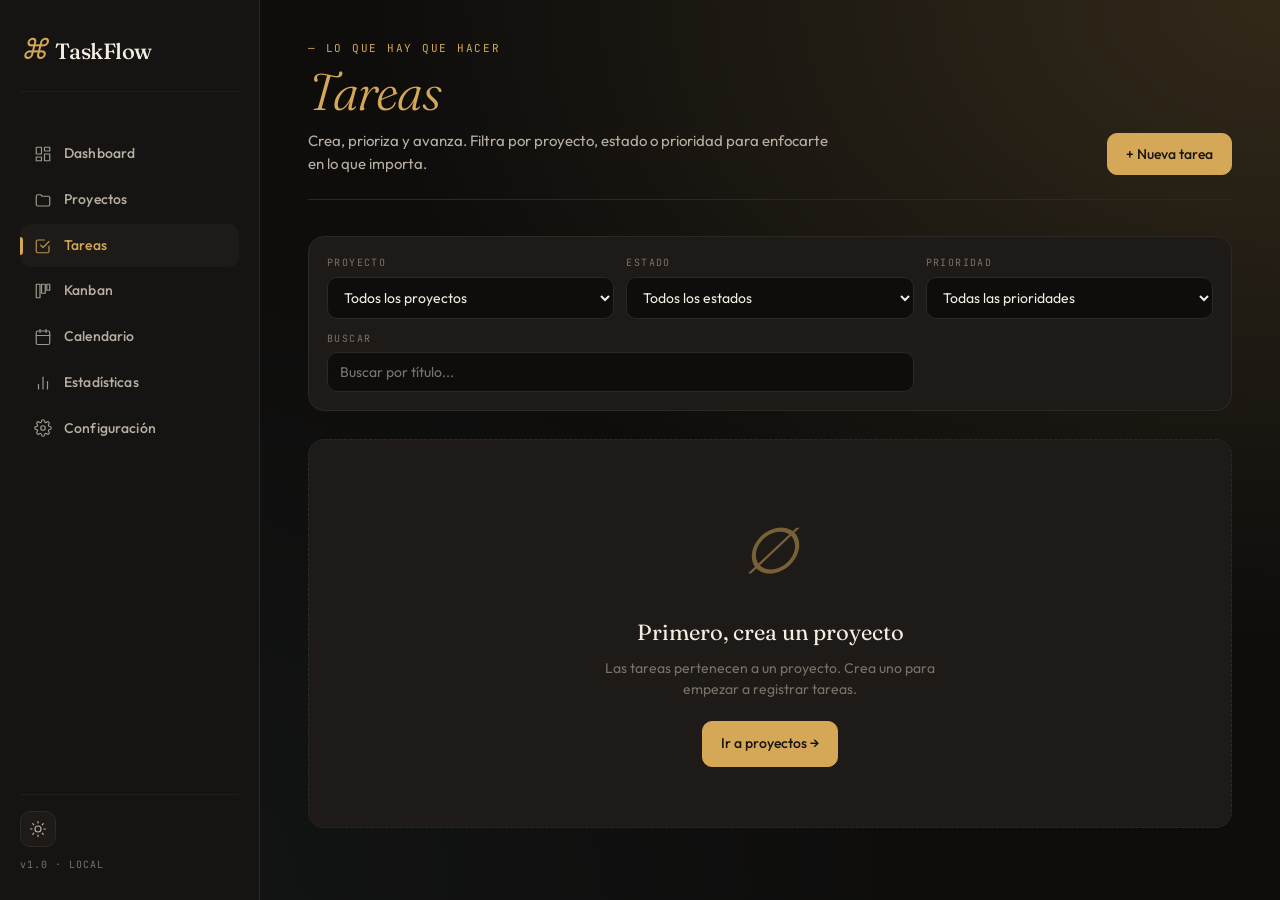
<file: tasks.html>
<!DOCTYPE html>
<html lang="es">
<head>
  <meta charset="UTF-8" />
  <meta name="viewport" content="width=device-width, initial-scale=1.0" />
  <script>
    // Aplica el tema guardado ANTES de pintar para evitar flash
    (function () {
      try {
        var t = localStorage.getItem('taskflow_theme') || 'dark';
        document.documentElement.setAttribute('data-theme', t);
      } catch (e) {
        document.documentElement.setAttribute('data-theme', 'dark');
      }
    })();
  </script>
  <title>Tareas · TaskFlow</title>
  <link rel="stylesheet" href="css/styles.css" />
  <link rel="stylesheet" href="css/tasks.css" />
</head>
<body>
  <div class="app">
    <aside class="sidebar" id="sidebar-slot"></aside>

    <main class="main">
      <div class="page-header">
        <div class="page-title-block">
          <div class="eyebrow">— Lo que hay que hacer</div>
          <h1 class="page-title"><em>Tareas</em></h1>
          <p class="page-subtitle">Crea, prioriza y avanza. Filtra por proyecto, estado o prioridad para enfocarte en lo que importa.</p>
        </div>
        <button class="btn btn-primary" id="btn-new-task">+ Nueva tarea</button>
      </div>

      <!-- Filtros -->
      <section class="filters">
        <div class="filter-group">
          <label>Proyecto</label>
          <select class="select" id="filter-project">
            <option value="">Todos los proyectos</option>
          </select>
        </div>
        <div class="filter-group">
          <label>Estado</label>
          <select class="select" id="filter-status">
            <option value="">Todos los estados</option>
            <option value="pendiente">Pendiente</option>
            <option value="en_progreso">En progreso</option>
            <option value="terminado">Terminado</option>
          </select>
        </div>
        <div class="filter-group">
          <label>Prioridad</label>
          <select class="select" id="filter-priority">
            <option value="">Todas las prioridades</option>
            <option value="alta">Alta</option>
            <option value="media">Media</option>
            <option value="baja">Baja</option>
          </select>
        </div>
        <div class="filter-group filter-search">
          <label>Buscar</label>
          <input type="text" class="input" id="filter-search" placeholder="Buscar por título..." />
        </div>
      </section>

      <div id="tasks-container"></div>
    </main>
  </div>

  <!-- Modal: Crear/Editar tarea -->
  <div class="modal-backdrop" id="task-modal">
    <div class="modal" role="dialog">
      <div class="modal-header">
        <h2 class="modal-title" id="task-modal-title">Nueva tarea</h2>
      </div>
      <form id="task-form">
        <input type="hidden" id="task-id" />
        <div class="field">
          <label for="task-title">Título</label>
          <input type="text" id="task-title" class="input" placeholder="¿Qué hay que hacer?" required />
        </div>
        <div class="field">
          <label for="task-description">Descripción</label>
          <textarea id="task-description" class="textarea" placeholder="Detalles adicionales (opcional)"></textarea>
        </div>
        <div class="form-row">
          <div class="field">
            <label for="task-project">Proyecto</label>
            <select id="task-project" class="select" required></select>
          </div>
          <div class="field">
            <label for="task-assignee">Asignado a</label>
            <select id="task-assignee" class="select">
              <option value="">— Sin asignar —</option>
            </select>
          </div>
        </div>
        <div class="form-row">
          <div class="field">
            <label for="task-priority">Prioridad</label>
            <select id="task-priority" class="select">
              <option value="baja">Baja</option>
              <option value="media" selected>Media</option>
              <option value="alta">Alta</option>
            </select>
          </div>
          <div class="field">
            <label for="task-status">Estado</label>
            <select id="task-status" class="select">
              <option value="pendiente">Pendiente</option>
              <option value="en_progreso">En progreso</option>
              <option value="terminado">Terminado</option>
            </select>
          </div>
        </div>
        <div class="field">
          <label for="task-due">Fecha límite</label>
          <input type="date" id="task-due" class="input" />
        </div>
        <div class="modal-actions">
          <button type="button" class="btn" data-close="task-modal">Cancelar</button>
          <button type="submit" class="btn btn-primary" id="task-submit">Guardar</button>
        </div>
      </form>
    </div>
  </div>

  <script src="js/storage.js"></script>
  <script src="js/ui.js"></script>
  <script src="js/tasks.js"></script>
</body>
</html>
</file>
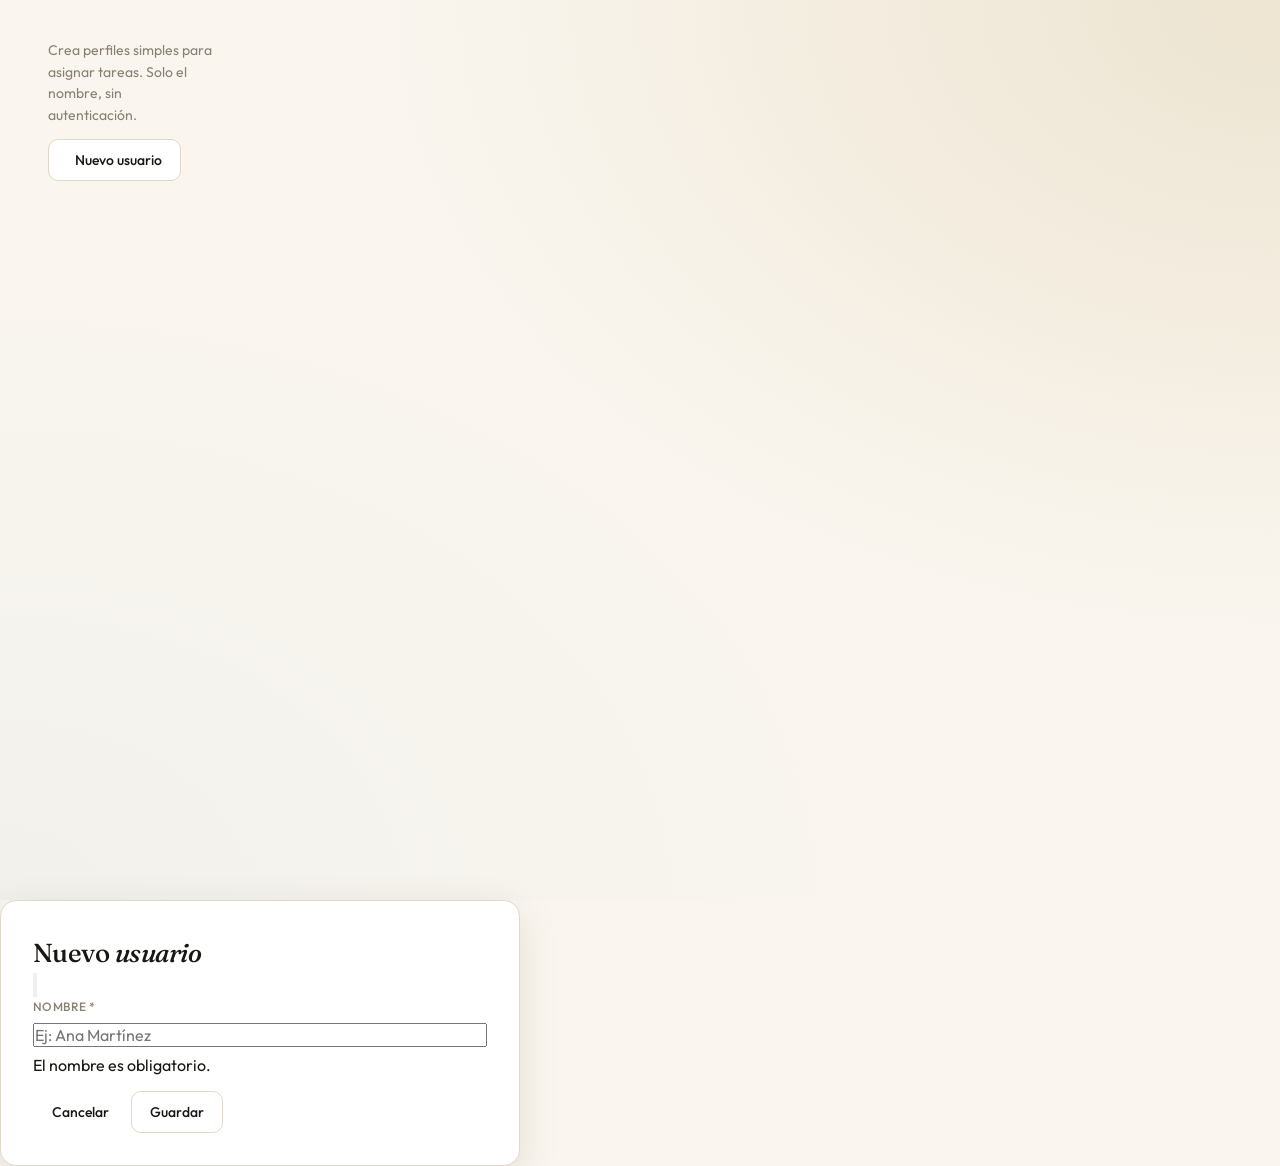
<file: users.html>
<!DOCTYPE html>
<html lang="es" data-theme="light" data-page="users">
<head>
<meta charset="UTF-8">
<meta name="viewport" content="width=device-width, initial-scale=1.0">
<title>Usuarios — TaskFlow</title>
<link rel="preconnect" href="https://fonts.googleapis.com">
<link rel="preconnect" href="https://fonts.gstatic.com" crossorigin>
<link href="https://fonts.googleapis.com/css2?family=Fraunces:ital,opsz,wght@0,9..144,300..900;1,9..144,300..900&family=DM+Sans:opsz,wght@9..40,300..700&family=JetBrains+Mono:wght@400;500&display=swap" rel="stylesheet">
<link rel="stylesheet" href="css/styles.css">
</head>
<body>

<div class="app" id="app">
  <main class="main">
    <div id="topbar-mount"></div>
    <div class="content">
      <div style="display:flex; justify-content:space-between; align-items:center; margin-bottom:24px; gap:12px; flex-wrap:wrap;">
        <p style="color:var(--text-muted); font-size:14px; max-width:520px;">
          Crea perfiles simples para asignar tareas. Solo el nombre, sin autenticación.
        </p>
        <button class="btn btn-accent" id="btn-new-user">
          <svg class="icon" viewBox="0 0 24 24" fill="none" stroke="currentColor"><path d="M12 5v14M5 12h14"/></svg>
          Nuevo usuario
        </button>
      </div>
      <div id="users-container"></div>
    </div>
  </main>
</div>

<!-- Modal Usuario -->
<div class="modal-overlay" id="modal-user">
  <div class="modal">
    <div class="modal-head">
      <h3 class="modal-title">Nuevo <em>usuario</em></h3>
      <button class="icon-btn-sm" data-close-modal>
        <svg class="icon" viewBox="0 0 24 24" fill="none" stroke="currentColor"><path d="M18 6L6 18M6 6l12 12"/></svg>
      </button>
    </div>
    <div class="modal-body">
      <div class="field" data-field="user-name">
        <label class="field-label">Nombre <span class="req">*</span></label>
        <input class="field-input" id="user-name" maxlength="60" placeholder="Ej: Ana Martínez">
        <div class="field-error">El nombre es obligatorio.</div>
      </div>
    </div>
    <div class="modal-foot">
      <button class="btn btn-ghost" data-close-modal>Cancelar</button>
      <button class="btn btn-accent" id="user-save">Guardar</button>
    </div>
  </div>
</div>

<script src="js/store.js"></script>
<script src="js/ui.js"></script>
<script src="js/users.js"></script>
</body>
</html>
</file>
<file: css/styles.css>
/* ============================================================
   TaskFlow - Estilos globales
   Estética: editorial moderna, oscura por defecto,
   con acentos dorados y serif refinada
   ============================================================ */

@import url('https://fonts.googleapis.com/css2?family=Fraunces:opsz,wght@9..144,300;9..144,400;9..144,500;9..144,600;9..144,700&family=JetBrains+Mono:wght@400;500&family=Outfit:wght@300;400;500;600;700&display=swap');

:root {
  /* Colores - tema oscuro (por defecto) */
  --bg: #0e0d0c;
  --bg-soft: #161412;
  --bg-elev: #1d1a17;
  --bg-elev-2: #25211d;
  --border: #2c2823;
  --border-soft: #211e1a;
  --text: #f4ede2;
  --text-soft: #b8aea0;
  --text-muted: #7a7268;
  --accent: #d4a857;
  --accent-soft: #b8923d;
  --accent-glow: rgba(212, 168, 87, 0.18);
  --danger: #d96b5e;
  --success: #7ba87b;
  --warning: #e0a44a;
  --info: #6b9cb8;

  /* Estados de prioridad */
  --priority-alta: #d96b5e;
  --priority-media: #e0a44a;
  --priority-baja: #7ba87b;

  /* Estados de tarea */
  --status-pendiente: #7a7268;
  --status-en_progreso: #6b9cb8;
  --status-terminado: #7ba87b;

  /* Tipografía */
  --font-display: 'Fraunces', Georgia, serif;
  --font-body: 'Outfit', -apple-system, sans-serif;
  --font-mono: 'JetBrains Mono', monospace;

  /* Métricas */
  --radius-sm: 6px;
  --radius: 10px;
  --radius-lg: 16px;
  --shadow-sm: 0 1px 2px rgba(0,0,0,0.4);
  --shadow: 0 4px 20px rgba(0,0,0,0.3);
  --shadow-lg: 0 12px 40px rgba(0,0,0,0.5);
  --transition: 200ms cubic-bezier(0.4, 0, 0.2, 1);
}

[data-theme="light"] {
  --bg: #faf6ef;
  --bg-soft: #f3ede2;
  --bg-elev: #ffffff;
  --bg-elev-2: #f8f3ea;
  --border: #e1d8c8;
  --border-soft: #ece4d4;
  --text: #1a1714;
  --text-soft: #4d453c;
  --text-muted: #8a7f72;
  --accent: #a37e26;
  --accent-soft: #8b6a1f;
  --accent-glow: rgba(163, 126, 38, 0.15);
  --shadow-sm: 0 1px 2px rgba(60,40,20,0.06);
  --shadow: 0 4px 16px rgba(60,40,20,0.08);
  --shadow-lg: 0 12px 40px rgba(60,40,20,0.12);
}

/* ---------- Reset ---------- */
* { box-sizing: border-box; margin: 0; padding: 0; }

html { scroll-behavior: smooth; }

body {
  font-family: var(--font-body);
  background: var(--bg);
  color: var(--text);
  line-height: 1.55;
  min-height: 100vh;
  -webkit-font-smoothing: antialiased;
  background-image:
    radial-gradient(ellipse at top right, var(--accent-glow), transparent 50%),
    radial-gradient(ellipse at bottom left, rgba(107, 156, 184, 0.06), transparent 50%);
  background-attachment: fixed;
}

button, input, textarea, select {
  font-family: inherit;
  font-size: inherit;
  color: inherit;
}

a { color: var(--accent); text-decoration: none; }

/* ---------- Layout ---------- */
.app {
  display: grid;
  grid-template-columns: 260px 1fr;
  min-height: 100vh;
}

/* ---------- Sidebar ---------- */
.sidebar {
  background: var(--bg-soft);
  border-right: 1px solid var(--border);
  padding: 28px 20px;
  position: sticky;
  top: 0;
  height: 100vh;
  overflow-y: auto;
  display: flex;
  flex-direction: column;
}

.brand {
  display: flex;
  align-items: baseline;
  gap: 8px;
  margin-bottom: 40px;
  padding-bottom: 20px;
  border-bottom: 1px solid var(--border-soft);
}

.brand-mark {
  font-family: var(--font-display);
  font-style: italic;
  font-weight: 400;
  font-size: 28px;
  color: var(--accent);
  letter-spacing: -0.02em;
}

.brand-name {
  font-family: var(--font-display);
  font-weight: 500;
  font-size: 22px;
  letter-spacing: -0.02em;
}

.nav { display: flex; flex-direction: column; gap: 2px; flex: 1; }

.nav a {
  display: flex;
  align-items: center;
  gap: 12px;
  padding: 11px 14px;
  color: var(--text-soft);
  border-radius: var(--radius);
  font-size: 14px;
  font-weight: 500;
  letter-spacing: 0.01em;
  transition: var(--transition);
  position: relative;
}

.nav a:hover { background: var(--bg-elev); color: var(--text); }

.nav a.active {
  background: var(--bg-elev);
  color: var(--accent);
}

.nav a.active::before {
  content: '';
  position: absolute;
  left: 0;
  top: 50%;
  transform: translateY(-50%);
  width: 3px;
  height: 18px;
  background: var(--accent);
  border-radius: 0 3px 3px 0;
}

.nav-icon {
  width: 18px;
  height: 18px;
  flex-shrink: 0;
  opacity: 0.85;
}

.sidebar-footer {
  padding-top: 16px;
  border-top: 1px solid var(--border-soft);
  display: flex;
  flex-direction: column;
  gap: 10px;
}

.sidebar-actions {
  display: flex;
  gap: 8px;
}

.icon-btn {
  width: 36px;
  height: 36px;
  display: inline-flex;
  align-items: center;
  justify-content: center;
  background: var(--bg-elev);
  border: 1px solid var(--border);
  border-radius: var(--radius);
  color: var(--text-soft);
  cursor: pointer;
  transition: var(--transition);
}

.icon-btn:hover {
  color: var(--accent);
  border-color: var(--accent);
}

/* ---------- Main ---------- */
.main {
  padding: 40px 48px 64px;
  max-width: 1400px;
  width: 100%;
}

.page-header {
  display: flex;
  align-items: flex-end;
  justify-content: space-between;
  flex-wrap: wrap;
  gap: 20px;
  margin-bottom: 36px;
  padding-bottom: 24px;
  border-bottom: 1px solid var(--border);
}

.page-title-block .eyebrow {
  font-family: var(--font-mono);
  font-size: 11px;
  letter-spacing: 0.16em;
  text-transform: uppercase;
  color: var(--accent);
  margin-bottom: 8px;
}

.page-title {
  font-family: var(--font-display);
  font-weight: 400;
  font-size: clamp(36px, 4vw, 52px);
  letter-spacing: -0.025em;
  line-height: 1.05;
}

.page-title em {
  font-style: italic;
  font-weight: 300;
  color: var(--accent);
}

.page-subtitle {
  margin-top: 10px;
  color: var(--text-soft);
  font-size: 15px;
  max-width: 520px;
}

/* ---------- Botones ---------- */
.btn {
  display: inline-flex;
  align-items: center;
  gap: 8px;
  padding: 11px 18px;
  background: var(--bg-elev);
  color: var(--text);
  border: 1px solid var(--border);
  border-radius: var(--radius);
  font-size: 14px;
  font-weight: 500;
  cursor: pointer;
  transition: var(--transition);
  white-space: nowrap;
}

.btn:hover {
  border-color: var(--accent);
  color: var(--accent);
}

.btn-primary {
  background: var(--accent);
  color: #1a1410;
  border-color: var(--accent);
}

.btn-primary:hover {
  background: var(--accent-soft);
  color: #1a1410;
  border-color: var(--accent-soft);
}

.btn-danger {
  color: var(--danger);
  border-color: var(--border);
}

.btn-danger:hover { background: var(--danger); color: white; border-color: var(--danger); }

.btn-ghost { background: transparent; border-color: transparent; }
.btn-ghost:hover { background: var(--bg-elev); }

.btn-sm { padding: 7px 12px; font-size: 13px; }

/* ---------- Cards ---------- */
.card {
  background: var(--bg-elev);
  border: 1px solid var(--border);
  border-radius: var(--radius-lg);
  padding: 24px;
  transition: var(--transition);
}

.card:hover { border-color: var(--border); }

.card-title {
  font-family: var(--font-display);
  font-weight: 500;
  font-size: 20px;
  letter-spacing: -0.01em;
  margin-bottom: 4px;
}

.card-subtitle {
  font-size: 13px;
  color: var(--text-muted);
  margin-bottom: 16px;
}

/* ---------- Inputs ---------- */
.field { display: flex; flex-direction: column; gap: 6px; margin-bottom: 14px; }

.field label {
  font-size: 12px;
  font-weight: 500;
  letter-spacing: 0.04em;
  text-transform: uppercase;
  color: var(--text-muted);
}

.input, .select, .textarea {
  width: 100%;
  padding: 10px 12px;
  background: var(--bg);
  border: 1px solid var(--border);
  border-radius: var(--radius);
  color: var(--text);
  font-size: 14px;
  transition: var(--transition);
}

.input:focus, .select:focus, .textarea:focus {
  outline: none;
  border-color: var(--accent);
  box-shadow: 0 0 0 3px var(--accent-glow);
}

.textarea { resize: vertical; min-height: 80px; font-family: var(--font-body); }

/* ---------- Modal ---------- */
.modal-backdrop {
  position: fixed;
  inset: 0;
  background: rgba(0, 0, 0, 0.55);
  backdrop-filter: blur(6px);
  display: none;
  align-items: center;
  justify-content: center;
  z-index: 100;
  padding: 20px;
  animation: fade-in 200ms ease;
}

.modal-backdrop.show { display: flex; }

.modal {
  background: var(--bg-elev);
  border: 1px solid var(--border);
  border-radius: var(--radius-lg);
  padding: 32px;
  width: 100%;
  max-width: 520px;
  box-shadow: var(--shadow-lg);
  animation: slide-up 250ms cubic-bezier(0.4, 0, 0.2, 1);
}

.modal-header {
  margin-bottom: 24px;
  padding-bottom: 16px;
  border-bottom: 1px solid var(--border-soft);
}

.modal-title {
  font-family: var(--font-display);
  font-weight: 500;
  font-size: 26px;
  letter-spacing: -0.02em;
}

.modal-actions {
  display: flex;
  justify-content: flex-end;
  gap: 10px;
  margin-top: 24px;
  padding-top: 16px;
  border-top: 1px solid var(--border-soft);
}

@keyframes fade-in { from { opacity: 0; } to { opacity: 1; } }
@keyframes slide-up {
  from { opacity: 0; transform: translateY(16px); }
  to { opacity: 1; transform: translateY(0); }
}

/* ---------- Toast ---------- */
#toast-container {
  position: fixed;
  bottom: 24px;
  right: 24px;
  display: flex;
  flex-direction: column;
  gap: 10px;
  z-index: 200;
  pointer-events: none;
}

.toast {
  background: var(--bg-elev-2);
  border: 1px solid var(--border);
  border-left: 3px solid var(--accent);
  color: var(--text);
  padding: 12px 18px;
  border-radius: var(--radius);
  box-shadow: var(--shadow-lg);
  font-size: 14px;
  min-width: 240px;
  max-width: 380px;
  opacity: 0;
  transform: translateX(20px);
  transition: 250ms cubic-bezier(0.4, 0, 0.2, 1);
  pointer-events: auto;
}

.toast-show { opacity: 1; transform: translateX(0); }
.toast-success { border-left-color: var(--success); }
.toast-error { border-left-color: var(--danger); }
.toast-warning { border-left-color: var(--warning); }

/* ---------- Badges ---------- */
.badge {
  display: inline-flex;
  align-items: center;
  gap: 6px;
  padding: 3px 9px;
  font-size: 11px;
  font-weight: 600;
  letter-spacing: 0.05em;
  text-transform: uppercase;
  border-radius: 999px;
  border: 1px solid var(--border);
}

.badge::before {
  content: '';
  width: 6px;
  height: 6px;
  border-radius: 50%;
  background: currentColor;
}

.badge-priority-alta { color: var(--priority-alta); border-color: var(--priority-alta); }
.badge-priority-media { color: var(--priority-media); border-color: var(--priority-media); }
.badge-priority-baja { color: var(--priority-baja); border-color: var(--priority-baja); }

.badge-status-pendiente { color: var(--status-pendiente); border-color: var(--border); }
.badge-status-en_progreso { color: var(--status-en_progreso); border-color: var(--status-en_progreso); }
.badge-status-terminado { color: var(--status-terminado); border-color: var(--status-terminado); }

/* ---------- Empty State ---------- */
.empty-state {
  text-align: center;
  padding: 60px 20px;
  color: var(--text-muted);
}

.empty-state .icon {
  font-family: var(--font-display);
  font-style: italic;
  font-size: 64px;
  color: var(--accent);
  opacity: 0.5;
  margin-bottom: 16px;
}

.empty-state h3 {
  font-family: var(--font-display);
  font-weight: 400;
  font-size: 22px;
  color: var(--text);
  margin-bottom: 8px;
}

.empty-state p { font-size: 14px; max-width: 360px; margin: 0 auto; }

/* ---------- Responsive ---------- */
@media (max-width: 900px) {
  .app { grid-template-columns: 1fr; }
  .sidebar {
    position: static;
    height: auto;
    flex-direction: row;
    align-items: center;
    padding: 16px 20px;
    overflow-x: auto;
    overflow-y: hidden;
    gap: 16px;
  }
  .brand { margin-bottom: 0; padding-bottom: 0; border: none; flex-shrink: 0; }
  .nav { flex-direction: row; gap: 4px; flex: 0 1 auto; }
  .nav a { padding: 8px 12px; font-size: 13px; white-space: nowrap; }
  .nav a.active::before { display: none; }
  .nav a.active { background: var(--accent); color: #1a1410; }
  .sidebar-footer { padding: 0; border: none; flex-direction: row; flex-shrink: 0; }
  .main { padding: 24px 20px 48px; }
  .page-title { font-size: 32px; }
}

/* ---------- Scroll bar ---------- */
::-webkit-scrollbar { width: 10px; height: 10px; }
::-webkit-scrollbar-track { background: var(--bg-soft); }
::-webkit-scrollbar-thumb { background: var(--bg-elev-2); border-radius: 5px; }
::-webkit-scrollbar-thumb:hover { background: var(--accent); }

/* ---------- Confirmación ---------- */
.confirm-dialog .modal-title { color: var(--danger); }
</file>
<file: css/dashboard.css>
/* ============================================================
   Dashboard — Estilos específicos
   ============================================================ */

.header-actions { display: flex; gap: 10px; flex-wrap: wrap; }

/* ---------- KPIs ---------- */
.kpi-grid {
  display: grid;
  grid-template-columns: repeat(auto-fit, minmax(200px, 1fr));
  gap: 16px;
  margin-bottom: 32px;
}

.kpi-card {
  background: var(--bg-elev);
  border: 1px solid var(--border);
  border-radius: var(--radius-lg);
  padding: 24px;
  position: relative;
  overflow: hidden;
  transition: var(--transition);
}

.kpi-card:hover {
  transform: translateY(-2px);
  box-shadow: var(--shadow);
}

.kpi-card::before {
  content: '';
  position: absolute;
  top: 0; left: 0;
  width: 100%; height: 3px;
  background: var(--accent);
}

.kpi-pending::before { background: var(--status-pendiente); }
.kpi-progress::before { background: var(--status-en_progreso); }
.kpi-done::before { background: var(--status-terminado); }

.kpi-label {
  font-family: var(--font-mono);
  font-size: 11px;
  letter-spacing: 0.14em;
  text-transform: uppercase;
  color: var(--text-muted);
  margin-bottom: 12px;
}

.kpi-value {
  font-family: var(--font-display);
  font-weight: 400;
  font-size: 56px;
  line-height: 1;
  letter-spacing: -0.04em;
  color: var(--text);
  margin-bottom: 6px;
}

.kpi-pending .kpi-value { color: var(--status-pendiente); }
.kpi-progress .kpi-value { color: var(--status-en_progreso); }
.kpi-done .kpi-value { color: var(--status-terminado); }
.kpi-card:not(.kpi-pending):not(.kpi-progress):not(.kpi-done) .kpi-value { color: var(--accent); }

.kpi-foot {
  font-size: 12px;
  color: var(--text-muted);
  font-style: italic;
}

/* ---------- Dash grid ---------- */
.dash-grid {
  display: grid;
  grid-template-columns: 2fr 1fr;
  gap: 20px;
}

.dash-overview { grid-column: 1 / -1; }
.dash-activity { grid-row: span 2; }

@media (max-width: 1100px) {
  .dash-grid { grid-template-columns: 1fr; }
  .dash-activity { grid-row: auto; }
}

/* ---------- Overview Bar ---------- */
.overview-bar {
  display: flex;
  height: 36px;
  border-radius: var(--radius);
  overflow: hidden;
  margin: 18px 0 14px;
  background: var(--bg-soft);
  border: 1px solid var(--border-soft);
}

.overview-bar .seg {
  display: flex;
  align-items: center;
  justify-content: center;
  font-family: var(--font-mono);
  font-size: 12px;
  font-weight: 600;
  color: var(--bg);
  transition: var(--transition);
}

.overview-bar .seg-pendiente { background: var(--status-pendiente); }
.overview-bar .seg-en_progreso { background: var(--status-en_progreso); }
.overview-bar .seg-terminado { background: var(--status-terminado); }

.empty-bar {
  width: 100%;
  text-align: center;
  align-self: center;
  font-size: 13px;
  color: var(--text-muted);
  font-style: italic;
}

.overview-legend {
  display: flex;
  flex-wrap: wrap;
  gap: 16px;
  font-size: 13px;
}

.legend-item { display: inline-flex; align-items: center; gap: 8px; color: var(--text-soft); }
.legend-dot { width: 10px; height: 10px; border-radius: 50%; }

/* ---------- Activity ---------- */
.activity-list { list-style: none; }
.activity-list li {
  padding: 12px 0;
  border-bottom: 1px solid var(--border-soft);
  display: flex;
  gap: 12px;
}
.activity-list li:last-child { border-bottom: none; }

.activity-dot {
  flex-shrink: 0;
  width: 8px;
  height: 8px;
  border-radius: 50%;
  background: var(--accent);
  margin-top: 7px;
}

.activity-text { flex: 1; font-size: 14px; color: var(--text); }
.activity-time { font-size: 12px; color: var(--text-muted); margin-top: 2px; font-family: var(--font-mono); }

/* ---------- Upcoming ---------- */
.upcoming-list { list-style: none; }
.upcoming-list li {
  display: flex;
  align-items: center;
  gap: 14px;
  padding: 12px 0;
  border-bottom: 1px solid var(--border-soft);
}
.upcoming-list li:last-child { border-bottom: none; }

.upcoming-date {
  width: 50px;
  text-align: center;
  flex-shrink: 0;
}
.upcoming-day {
  font-family: var(--font-display);
  font-weight: 500;
  font-size: 26px;
  line-height: 1;
  color: var(--accent);
}
.upcoming-month {
  font-family: var(--font-mono);
  font-size: 10px;
  letter-spacing: 0.14em;
  text-transform: uppercase;
  color: var(--text-muted);
  margin-top: 2px;
}

.upcoming-info { flex: 1; min-width: 0; }
.upcoming-title {
  font-size: 14px;
  font-weight: 500;
  white-space: nowrap;
  overflow: hidden;
  text-overflow: ellipsis;
}
.upcoming-meta { font-size: 12px; color: var(--text-muted); margin-top: 2px; }

.upcoming-overdue .upcoming-day { color: var(--danger); }

/* ---------- Top Projects ---------- */
.top-project {
  padding: 12px 0;
  border-bottom: 1px solid var(--border-soft);
}
.top-project:last-child { border-bottom: none; }

.tp-head {
  display: flex;
  align-items: center;
  justify-content: space-between;
  margin-bottom: 8px;
  gap: 8px;
}

.tp-name {
  font-size: 14px;
  font-weight: 500;
  display: flex;
  align-items: center;
  gap: 8px;
  min-width: 0;
}
.tp-name span { white-space: nowrap; overflow: hidden; text-overflow: ellipsis; }

.tp-color {
  width: 10px; height: 10px; border-radius: 50%;
  flex-shrink: 0;
}

.tp-pct {
  font-family: var(--font-mono);
  font-size: 12px;
  color: var(--text-soft);
  flex-shrink: 0;
}

.tp-bar {
  height: 4px;
  background: var(--bg-soft);
  border-radius: 2px;
  overflow: hidden;
}
.tp-bar-fill {
  height: 100%;
  background: var(--accent);
  transition: width 400ms cubic-bezier(0.4, 0, 0.2, 1);
}
</file>
<file: css/calendar.css>
/* ============================================================
   Calendar
   ============================================================ */

.cal-controls {
  display: flex;
  align-items: center;
  gap: 10px;
}

.cal-current {
  font-family: var(--font-display);
  font-weight: 500;
  font-size: 18px;
  letter-spacing: -0.01em;
  min-width: 180px;
  text-align: center;
  text-transform: capitalize;
}

.cal-wrapper {
  background: var(--bg-elev);
  border: 1px solid var(--border);
  border-radius: var(--radius-lg);
  padding: 18px;
  margin-bottom: 24px;
}

.cal-weekdays {
  display: grid;
  grid-template-columns: repeat(7, 1fr);
  gap: 4px;
  margin-bottom: 8px;
}

.cal-weekdays > div {
  text-align: center;
  font-family: var(--font-mono);
  font-size: 11px;
  letter-spacing: 0.14em;
  text-transform: uppercase;
  color: var(--text-muted);
  padding: 8px 0;
}

.cal-grid {
  display: grid;
  grid-template-columns: repeat(7, 1fr);
  gap: 4px;
}

.cal-day {
  background: var(--bg-soft);
  border: 1px solid transparent;
  border-radius: var(--radius-sm);
  padding: 8px;
  min-height: 90px;
  cursor: pointer;
  transition: var(--transition);
  display: flex;
  flex-direction: column;
  gap: 4px;
}

.cal-day:hover {
  border-color: var(--accent);
  background: var(--bg-elev-2);
}

.cal-day.outside {
  opacity: 0.35;
}

.cal-day.today {
  background: var(--accent-glow);
  border-color: var(--accent);
}

.cal-day.has-overdue {
  border-color: var(--danger);
}

.cal-day-num {
  font-family: var(--font-display);
  font-weight: 500;
  font-size: 16px;
  letter-spacing: -0.01em;
}

.cal-day.today .cal-day-num {
  color: var(--accent);
  font-weight: 600;
}

.cal-day-tasks {
  display: flex;
  flex-direction: column;
  gap: 3px;
  overflow: hidden;
  flex: 1;
}

.cal-task-pill {
  font-size: 11px;
  padding: 2px 6px;
  border-radius: 3px;
  background: var(--task-color, var(--accent));
  color: #1a1410;
  white-space: nowrap;
  overflow: hidden;
  text-overflow: ellipsis;
  font-weight: 500;
  border-left: 3px solid rgba(0,0,0,0.2);
}

.cal-task-pill.completed {
  opacity: 0.5;
  text-decoration: line-through;
}

.cal-task-more {
  font-size: 10px;
  color: var(--text-muted);
  font-family: var(--font-mono);
  margin-top: 2px;
}

/* ---------- Day details ---------- */
.cal-day-details {
  animation: slide-up 250ms ease;
}

.cal-detail-task {
  display: flex;
  align-items: center;
  gap: 12px;
  padding: 12px 0;
  border-bottom: 1px solid var(--border-soft);
}

.cal-detail-task:last-child { border-bottom: none; }

.cal-detail-info { flex: 1; min-width: 0; }
.cal-detail-title { font-size: 14px; font-weight: 500; margin-bottom: 4px; }
.cal-detail-meta { font-size: 12px; color: var(--text-muted); }

@media (max-width: 720px) {
  .cal-day { min-height: 60px; padding: 4px; }
  .cal-day-num { font-size: 13px; }
  .cal-task-pill { font-size: 9px; padding: 1px 4px; }
}
</file>
<file: css/kanban.css>
/* ============================================================
   Kanban
   ============================================================ */

.kanban-controls { display: flex; gap: 10px; min-width: 220px; }

.kanban-board {
  display: grid;
  grid-template-columns: repeat(3, 1fr);
  gap: 18px;
  align-items: start;
}

@media (max-width: 900px) {
  .kanban-board { grid-template-columns: 1fr; }
}

.kanban-column {
  background: var(--bg-soft);
  border: 1px solid var(--border-soft);
  border-radius: var(--radius-lg);
  padding: 18px;
  min-height: 300px;
  transition: var(--transition);
}

.kanban-column.drag-over {
  background: var(--bg-elev);
  border-color: var(--accent);
  border-style: dashed;
}

.kanban-col-header {
  display: flex;
  align-items: center;
  justify-content: space-between;
  margin-bottom: 16px;
  padding-bottom: 12px;
  border-bottom: 1px solid var(--border-soft);
}

.kanban-col-title {
  display: flex;
  align-items: center;
  gap: 10px;
  font-family: var(--font-display);
  font-weight: 500;
  font-size: 18px;
  letter-spacing: -0.01em;
}

.kanban-col-title::before {
  content: '';
  width: 8px;
  height: 8px;
  border-radius: 50%;
  background: var(--col-color, var(--accent));
}

.kanban-col-pendiente { --col-color: var(--status-pendiente); }
.kanban-col-en_progreso { --col-color: var(--status-en_progreso); }
.kanban-col-terminado { --col-color: var(--status-terminado); }

.kanban-col-count {
  font-family: var(--font-mono);
  font-size: 11px;
  color: var(--text-muted);
  padding: 2px 8px;
  border: 1px solid var(--border);
  border-radius: 999px;
  background: var(--bg);
}

.kanban-cards {
  display: flex;
  flex-direction: column;
  gap: 10px;
  min-height: 60px;
}

/* ---------- Card ---------- */
.kanban-card {
  background: var(--bg-elev);
  border: 1px solid var(--border);
  border-radius: var(--radius);
  padding: 14px;
  cursor: grab;
  transition: var(--transition);
  position: relative;
  overflow: hidden;
}

.kanban-card:hover {
  border-color: var(--accent);
  transform: translateY(-2px);
  box-shadow: var(--shadow-sm);
}

.kanban-card.dragging {
  opacity: 0.4;
  cursor: grabbing;
  transform: rotate(2deg);
}

.kanban-card::before {
  content: '';
  position: absolute;
  left: 0; top: 0;
  width: 3px;
  height: 100%;
  background: var(--card-project-color, var(--accent));
}

.kc-title {
  font-size: 14px;
  font-weight: 500;
  margin-bottom: 8px;
  line-height: 1.4;
}

.kc-desc {
  font-size: 12.5px;
  color: var(--text-soft);
  margin-bottom: 10px;
  display: -webkit-box;
  -webkit-line-clamp: 2;
  -webkit-box-orient: vertical;
  overflow: hidden;
}

.kc-footer {
  display: flex;
  align-items: center;
  justify-content: space-between;
  gap: 8px;
  flex-wrap: wrap;
}

.kc-meta {
  display: flex;
  gap: 8px;
  align-items: center;
  flex-wrap: wrap;
}

.kc-project {
  display: inline-flex;
  align-items: center;
  gap: 4px;
  font-size: 11px;
  color: var(--text-muted);
}
.kc-project .dot { width: 6px; height: 6px; border-radius: 50%; }

.kc-due {
  font-family: var(--font-mono);
  font-size: 11px;
  color: var(--text-muted);
}
.kc-due.overdue { color: var(--danger); }

.kanban-empty-col {
  text-align: center;
  padding: 30px 16px;
  color: var(--text-muted);
  font-size: 13px;
  font-style: italic;
  border: 1px dashed var(--border-soft);
  border-radius: var(--radius);
}

/* ---------- Empty state ---------- */
.kanban-empty {
  grid-column: 1 / -1;
  background: var(--bg-elev);
  border: 1px dashed var(--border);
  border-radius: var(--radius-lg);
}
</file>
<file: css/projects.css>
/* ============================================================
   Projects
   ============================================================ */

.projects-grid {
  display: grid;
  grid-template-columns: repeat(auto-fill, minmax(280px, 1fr));
  gap: 18px;
}

.project-card {
  background: var(--bg-elev);
  border: 1px solid var(--border);
  border-radius: var(--radius-lg);
  padding: 22px;
  position: relative;
  overflow: hidden;
  transition: var(--transition);
  cursor: pointer;
  display: flex;
  flex-direction: column;
  min-height: 200px;
}

.project-card:hover {
  transform: translateY(-2px);
  border-color: var(--accent);
  box-shadow: var(--shadow);
}

.project-card::before {
  content: '';
  position: absolute;
  top: 0; left: 0;
  width: 100%; height: 4px;
  background: var(--card-color, var(--accent));
}

.pc-head {
  display: flex;
  justify-content: space-between;
  align-items: flex-start;
  gap: 10px;
  margin-bottom: 8px;
}

.pc-title {
  font-family: var(--font-display);
  font-weight: 500;
  font-size: 22px;
  letter-spacing: -0.015em;
  line-height: 1.2;
  flex: 1;
}

.pc-actions { display: flex; gap: 4px; opacity: 0; transition: var(--transition); }
.project-card:hover .pc-actions { opacity: 1; }

.pc-action-btn {
  width: 30px; height: 30px;
  border: none; background: transparent;
  color: var(--text-muted);
  border-radius: 6px;
  cursor: pointer;
  display: inline-flex;
  align-items: center;
  justify-content: center;
  transition: var(--transition);
}

.pc-action-btn:hover { background: var(--bg-soft); color: var(--text); }
.pc-action-btn.danger:hover { color: var(--danger); }

.pc-desc {
  color: var(--text-soft);
  font-size: 13px;
  line-height: 1.55;
  margin-bottom: 16px;
  flex: 1;
  display: -webkit-box;
  -webkit-line-clamp: 3;
  -webkit-box-orient: vertical;
  overflow: hidden;
}

.pc-footer {
  margin-top: auto;
  padding-top: 14px;
  border-top: 1px solid var(--border-soft);
  display: flex;
  justify-content: space-between;
  align-items: center;
}

.pc-stats {
  display: flex;
  gap: 14px;
  font-size: 12px;
  color: var(--text-muted);
  font-family: var(--font-mono);
}
.pc-stats strong { color: var(--text); font-weight: 600; }

.pc-progress {
  display: flex;
  align-items: center;
  gap: 8px;
}

.pc-progress-bar {
  width: 60px;
  height: 4px;
  background: var(--bg-soft);
  border-radius: 2px;
  overflow: hidden;
}

.pc-progress-fill {
  height: 100%;
  background: var(--card-color, var(--accent));
  border-radius: 2px;
  transition: width 400ms ease;
}

.pc-progress-pct {
  font-family: var(--font-mono);
  font-size: 11px;
  color: var(--text-soft);
  font-weight: 600;
}

/* ---------- Color picker ---------- */
.color-picker {
  display: flex;
  flex-wrap: wrap;
  gap: 8px;
}

.color-swatch {
  width: 32px;
  height: 32px;
  border-radius: 50%;
  border: 2px solid transparent;
  cursor: pointer;
  transition: var(--transition);
  position: relative;
}

.color-swatch:hover { transform: scale(1.1); }
.color-swatch.selected {
  border-color: var(--text);
  box-shadow: 0 0 0 2px var(--bg-elev);
}
.color-swatch.selected::after {
  content: '✓';
  position: absolute;
  inset: 0;
  display: flex;
  align-items: center;
  justify-content: center;
  color: white;
  font-weight: bold;
  font-size: 14px;
  text-shadow: 0 1px 2px rgba(0,0,0,0.4);
}

/* ---------- Empty state ---------- */
.projects-empty {
  grid-column: 1 / -1;
  background: var(--bg-elev);
  border: 1px dashed var(--border);
  border-radius: var(--radius-lg);
}
</file>
<file: css/stats.css>
/* ============================================================
   Stats
   ============================================================ */

.stats-summary {
  display: grid;
  grid-template-columns: repeat(auto-fit, minmax(180px, 1fr));
  gap: 14px;
  margin-bottom: 28px;
}

.stat-block {
  background: var(--bg-elev);
  border: 1px solid var(--border);
  border-radius: var(--radius);
  padding: 18px 20px;
}

.stat-label {
  font-family: var(--font-mono);
  font-size: 10px;
  letter-spacing: 0.14em;
  text-transform: uppercase;
  color: var(--text-muted);
  margin-bottom: 8px;
}

.stat-value {
  font-family: var(--font-display);
  font-size: 38px;
  font-weight: 400;
  letter-spacing: -0.03em;
  line-height: 1;
  color: var(--accent);
}

.stat-extra {
  font-size: 12px;
  color: var(--text-soft);
  margin-top: 4px;
  font-style: italic;
}

/* ---------- Charts grid ---------- */
.charts-grid {
  display: grid;
  grid-template-columns: 1fr 1fr;
  gap: 18px;
}

.chart-wide { grid-column: 1 / -1; }

@media (max-width: 800px) {
  .charts-grid { grid-template-columns: 1fr; }
}

/* ---------- Donut ---------- */
.donut-container {
  display: flex;
  align-items: center;
  gap: 20px;
  flex-wrap: wrap;
  padding: 12px 0;
}

.donut-container svg {
  flex-shrink: 0;
  filter: drop-shadow(0 4px 12px rgba(0,0,0,0.15));
}

.donut-track { fill: none; stroke: var(--bg-soft); stroke-width: 28; }
.donut-segment { fill: none; stroke-width: 28; transition: stroke-dasharray 600ms cubic-bezier(0.4, 0, 0.2, 1); }
.donut-center {
  font-family: var(--font-display);
  font-weight: 500;
  font-size: 36px;
  fill: var(--text);
  text-anchor: middle;
  dominant-baseline: central;
  letter-spacing: -0.02em;
}
.donut-center-sub {
  font-family: var(--font-mono);
  font-size: 9px;
  fill: var(--text-muted);
  text-anchor: middle;
  letter-spacing: 0.16em;
  text-transform: uppercase;
}

.donut-legend {
  display: flex;
  flex-direction: column;
  gap: 10px;
  flex: 1;
  min-width: 140px;
}

.dl-item {
  display: flex;
  align-items: center;
  gap: 10px;
  font-size: 13px;
}

.dl-color {
  width: 10px;
  height: 10px;
  border-radius: 2px;
  flex-shrink: 0;
}

.dl-label {
  flex: 1;
  color: var(--text-soft);
}

.dl-value {
  font-family: var(--font-mono);
  font-weight: 600;
  color: var(--text);
}

.donut-empty {
  text-align: center;
  width: 100%;
  padding: 30px 0;
  color: var(--text-muted);
  font-style: italic;
}

/* ---------- Progress bars ---------- */
.progress-row {
  margin-bottom: 18px;
}

.progress-row:last-child { margin-bottom: 0; }

.pr-head {
  display: flex;
  justify-content: space-between;
  align-items: center;
  margin-bottom: 8px;
}

.pr-name {
  display: flex;
  align-items: center;
  gap: 10px;
  font-size: 14px;
  font-weight: 500;
}

.pr-color { width: 10px; height: 10px; border-radius: 50%; flex-shrink: 0; }

.pr-stats {
  font-family: var(--font-mono);
  font-size: 12px;
  color: var(--text-soft);
}

.pr-bar {
  height: 8px;
  background: var(--bg-soft);
  border-radius: 4px;
  overflow: hidden;
  position: relative;
}

.pr-bar-fill {
  height: 100%;
  border-radius: 4px;
  background: var(--bar-color, var(--accent));
  transition: width 600ms cubic-bezier(0.4, 0, 0.2, 1);
}
</file>
<file: css/tasks.css>
/* ============================================================
   Tasks
   ============================================================ */

.filters {
  display: grid;
  grid-template-columns: repeat(auto-fit, minmax(180px, 1fr));
  gap: 12px;
  margin-bottom: 28px;
  padding: 18px;
  background: var(--bg-elev);
  border: 1px solid var(--border);
  border-radius: var(--radius-lg);
}

.filter-group { display: flex; flex-direction: column; gap: 6px; }
.filter-group label {
  font-family: var(--font-mono);
  font-size: 10px;
  letter-spacing: 0.14em;
  text-transform: uppercase;
  color: var(--text-muted);
}
.filter-search { grid-column: span 2; }

@media (max-width: 720px) {
  .filter-search { grid-column: auto; }
}

/* ---------- Task Group ---------- */
.task-group { margin-bottom: 32px; }

.task-group-header {
  display: flex;
  align-items: center;
  gap: 12px;
  margin-bottom: 14px;
  padding-bottom: 10px;
  border-bottom: 1px solid var(--border-soft);
}

.task-group-title {
  font-family: var(--font-display);
  font-weight: 500;
  font-size: 18px;
  letter-spacing: -0.01em;
}

.task-group-count {
  font-family: var(--font-mono);
  font-size: 11px;
  letter-spacing: 0.1em;
  color: var(--text-muted);
  padding: 2px 8px;
  border: 1px solid var(--border);
  border-radius: 999px;
}

/* ---------- Task Row ---------- */
.task-row {
  display: grid;
  grid-template-columns: auto 1fr auto auto auto auto;
  align-items: center;
  gap: 14px;
  padding: 14px 18px;
  background: var(--bg-elev);
  border: 1px solid var(--border);
  border-radius: var(--radius);
  margin-bottom: 8px;
  transition: var(--transition);
}

.task-row:hover {
  border-color: var(--accent);
  background: var(--bg-elev-2);
}

.task-row.completed .task-title-text {
  text-decoration: line-through;
  color: var(--text-muted);
}

.task-checkbox {
  width: 22px;
  height: 22px;
  border: 1.5px solid var(--border);
  border-radius: 50%;
  cursor: pointer;
  position: relative;
  flex-shrink: 0;
  background: transparent;
  transition: var(--transition);
}

.task-checkbox:hover { border-color: var(--accent); }
.task-checkbox.checked {
  background: var(--success);
  border-color: var(--success);
}
.task-checkbox.checked::after {
  content: '';
  position: absolute;
  left: 6px;
  top: 2px;
  width: 6px;
  height: 12px;
  border: solid white;
  border-width: 0 2px 2px 0;
  transform: rotate(45deg);
}

.task-info { min-width: 0; }
.task-title-text {
  font-size: 14.5px;
  font-weight: 500;
  margin-bottom: 4px;
}
.task-meta {
  display: flex;
  flex-wrap: wrap;
  gap: 12px;
  font-size: 12px;
  color: var(--text-muted);
}
.task-meta span { display: inline-flex; align-items: center; gap: 4px; }

.task-project-tag {
  display: inline-flex;
  align-items: center;
  gap: 6px;
}
.task-project-tag .dot {
  width: 8px; height: 8px;
  border-radius: 50%;
}

.task-due { font-family: var(--font-mono); }
.task-due.overdue { color: var(--danger); }

.task-actions { display: flex; gap: 4px; }

.task-action-btn {
  width: 30px; height: 30px;
  border: none; background: transparent;
  color: var(--text-muted);
  border-radius: 6px;
  cursor: pointer;
  display: inline-flex;
  align-items: center;
  justify-content: center;
  transition: var(--transition);
}

.task-action-btn:hover { background: var(--bg-soft); color: var(--text); }
.task-action-btn.danger:hover { color: var(--danger); }

/* ---------- Form Row ---------- */
.form-row {
  display: grid;
  grid-template-columns: 1fr 1fr;
  gap: 12px;
}

@media (max-width: 480px) {
  .form-row { grid-template-columns: 1fr; }
  .task-row {
    grid-template-columns: auto 1fr auto;
    grid-template-rows: auto auto;
  }
  .task-row .badge:not(.task-priority-badge) { display: none; }
  .task-actions { grid-column: 3; }
  .task-info { grid-column: 1 / -1; grid-row: 2; padding-left: 36px; }
}
</file>
